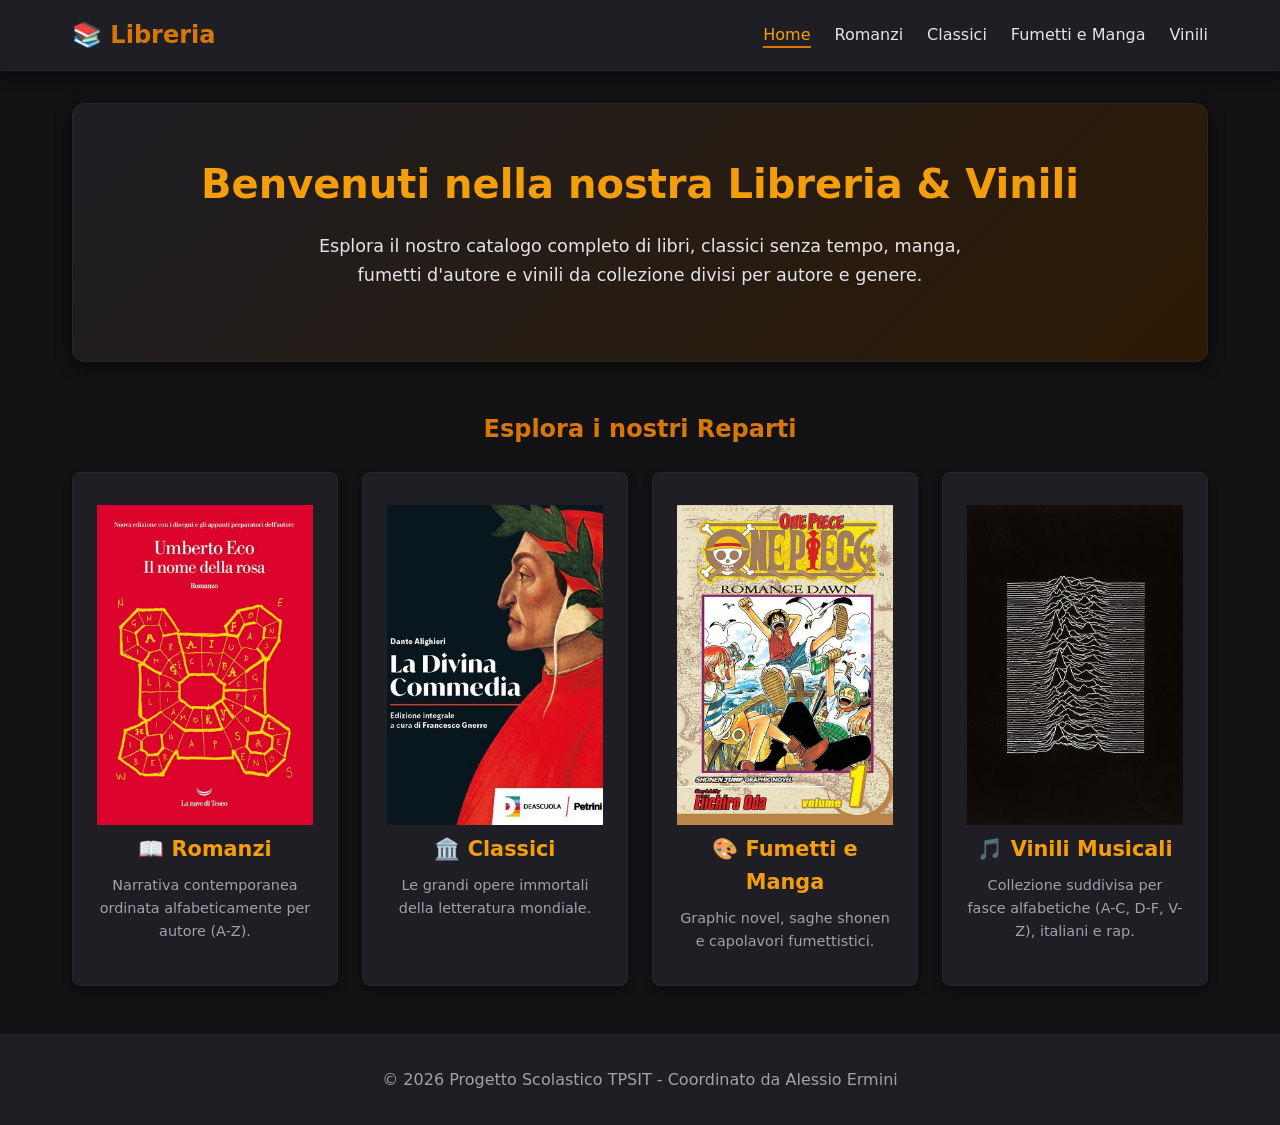
<file: index.html>
<!DOCTYPE html>
<html lang="it">
<head>
    <meta charset="UTF-8">
    <meta name="viewport" content="width=device-width, initial-scale=1.0">
    <title>Libreria - Home</title>
    <link rel="stylesheet" href="style.css">
</head>
<body>

    <header>
        <div class="nav-container">
            <a href="index.html" class="logo">📚 Libreria</a>
            <ul class="nav-links">
                <li><a href="index.html" class="active">Home</a></li>
                <li><a href="romanzi.html">Romanzi</a></li>
                <li><a href="classici.html">Classici</a></li>
                <li><a href="fumetti.html">Fumetti e Manga</a></li>
                <li><a href="vinili.html">Vinili</a></li>
            </ul>
        </div>
    </header>

    <main>
        <section class="hero">
            <h1>Benvenuti nella nostra Libreria & Vinili</h1>
            <p>Esplora il nostro catalogo completo di libri, classici senza tempo, manga, fumetti d'autore e vinili da collezione divisi per autore e genere.</p>
        </section>

        <h2 style="color: var(--accent-color); margin-bottom: 1.5rem; text-align: center;">Esplora i nostri Reparti</h2>

        <div class="home-categories">
            <a href="romanzi.html" class="category-card">
                <img src="img/umberto.jpg" alt="Il nome della rosa" class="card-img">
                <h3>📖 Romanzi</h3>
                <p>Narrativa contemporanea ordinata alfabeticamente per autore (A-Z).</p>
            </a>
            <a href="classici.html" class="category-card">
                <img src="img/dante2.jpg" alt="Divina Commedia" class="card-img">
                <h3>🏛️ Classici</h3>
                <p>Le grandi opere immortali della letteratura mondiale.</p>
            </a>
            <a href="fumetti.html" class="category-card">
                <img src="img/ONEPIECE.jpg" alt="One Piece Vol. 1" class="card-img">
                <h3>🎨 Fumetti e Manga</h3>
                <p>Graphic novel, saghe shonen e capolavori fumettistici.</p>
            </a>
            <a href="vinili.html" class="category-card">
                <img src="img/unknown.jpg" alt="Vinili Musicali" class="card-img">
                <h3>🎵 Vinili Musicali</h3>
                <p>Collezione suddivisa per fasce alfabetiche (A-C, D-F, V-Z), italiani e rap.</p>
            </a>
        </div>
    </main>

    <footer>
        <p>&copy; 2026 Progetto Scolastico TPSIT - Coordinato da Alessio Ermini</p>
    </footer>

</body>
</html>
</file>
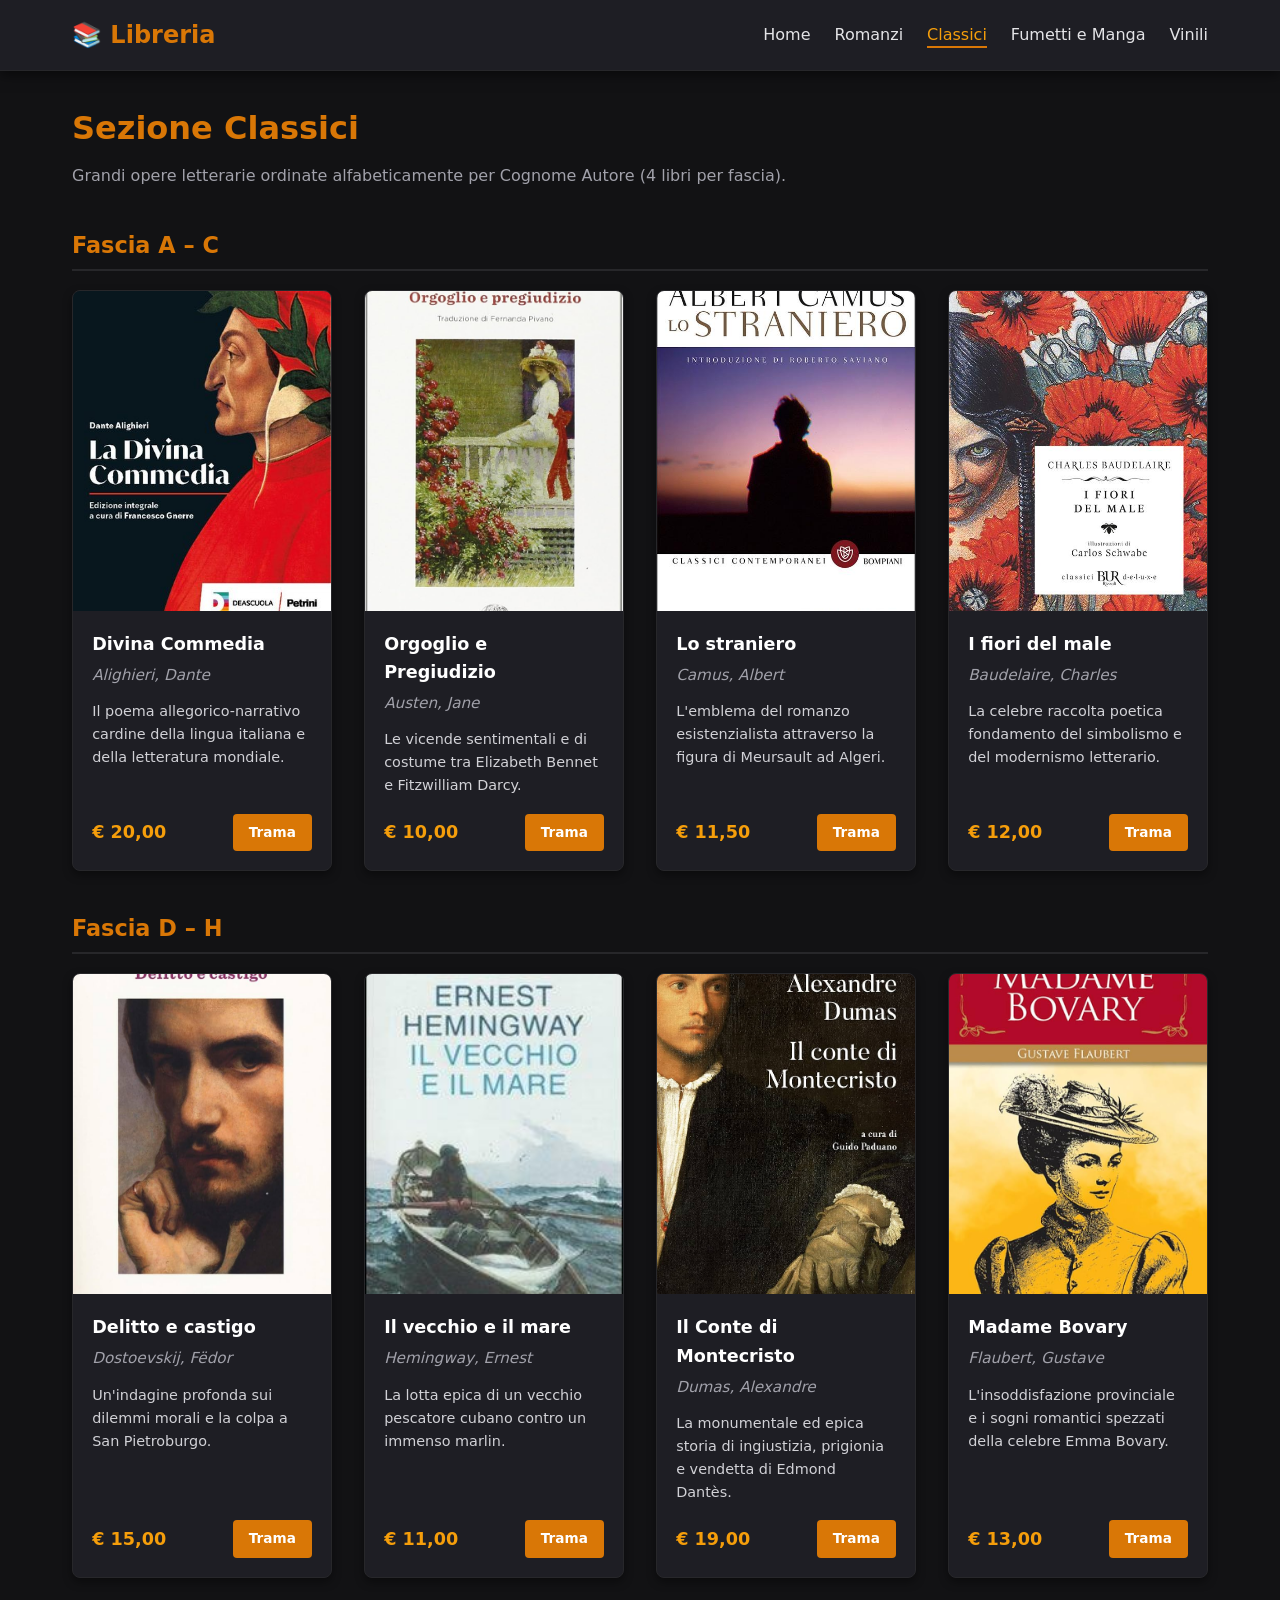
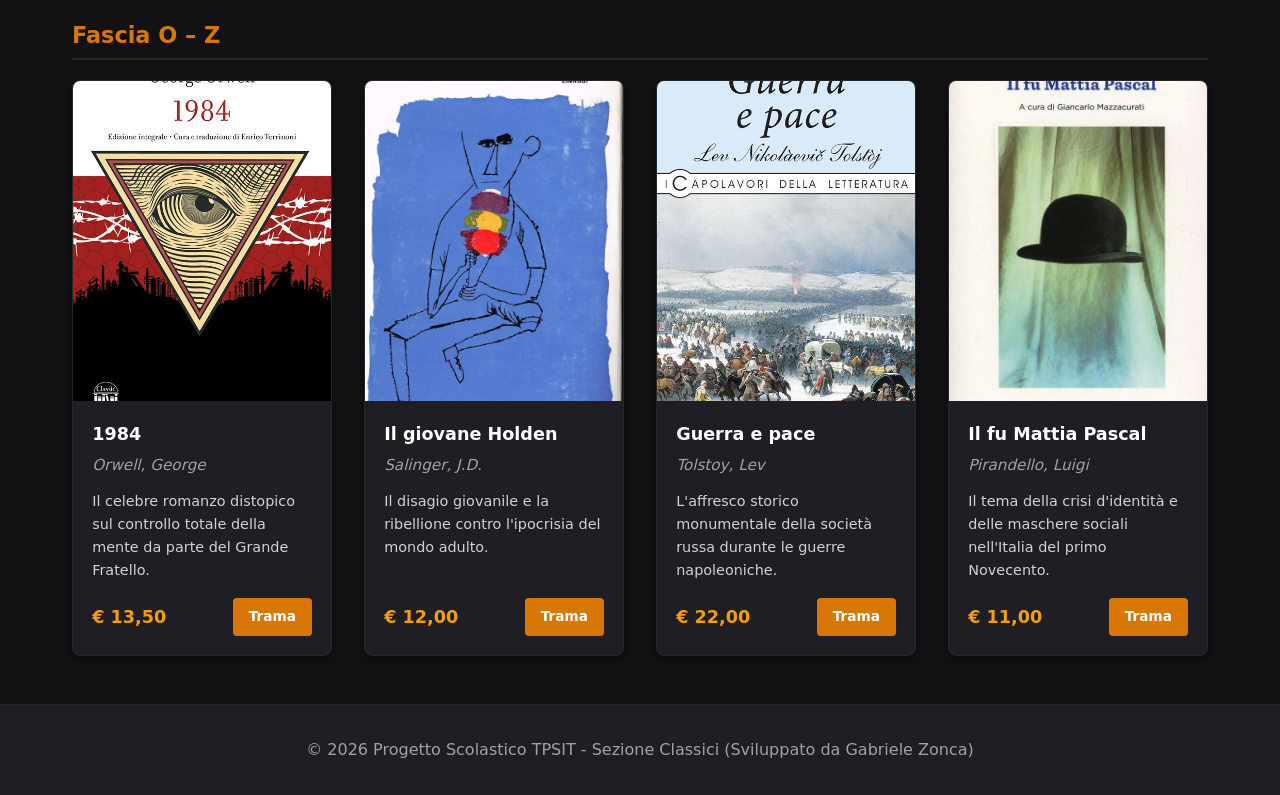
<file: classici.html>
<!DOCTYPE html>
<html lang="it">
<head>
    <meta charset="UTF-8">
    <meta name="viewport" content="width=device-width, initial-scale=1.0">
    <title>Libreria - Classici</title>
    <link rel="stylesheet" href="style.css">
</head>
<body>

    <header>
        <div class="nav-container">
            <a href="index.html" class="logo">📚 Libreria</a>
            <ul class="nav-links">
                <li><a href="index.html">Home</a></li>
                <li><a href="romanzi.html">Romanzi</a></li>
                <li><a href="classici.html" class="active">Classici</a></li>
                <li><a href="fumetti.html">Fumetti e Manga</a></li>
                <li><a href="vinili.html">Vinili</a></li>
            </ul>
        </div>
    </header>

    <main>
        <h1 class="section-title">Sezione Classici</h1>
        <p class="section-subtitle">Grandi opere letterarie ordinate alfabeticamente per Cognome Autore (4 libri per fascia).</p>

        <!-- FASCIA A – C (4 ESEMPI) -->
        <h2 class="group-title">Fascia A – C</h2>
        <div class="catalog-grid">
            <div class="card">
                <img src="img/dante2.jpg" alt="Divina Commedia" class="card-img">
                <div class="card-content">
                    <h2 class="card-title">Divina Commedia</h2>
                    <p class="card-author">Alighieri, Dante</p>
                    <p class="card-desc">Il poema allegorico-narrativo cardine della lingua italiana e della letteratura mondiale.</p>
                    <div class="card-footer">
                        <span class="price">€ 20,00</span>
                        <a href="dettaglio-dante.html" class="btn-detail">Trama</a>
                    </div>
                </div>
            </div>

            <div class="card">
                <img src="img/jane.jpg" alt="Orgoglio e Pregiudizio" class="card-img">
                <div class="card-content">
                    <h2 class="card-title">Orgoglio e Pregiudizio</h2>
                    <p class="card-author">Austen, Jane</p>
                    <p class="card-desc">Le vicende sentimentali e di costume tra Elizabeth Bennet e Fitzwilliam Darcy.</p>
                    <div class="card-footer">
                        <span class="price">€ 10,00</span>
                        <a href="dettaglio-austen.html" class="btn-detail">Trama</a>
                    </div>
                </div>
            </div>

            <div class="card">
                <img src="img/straniero.jpg" alt="Lo straniero" class="card-img">
                <div class="card-content">
                    <h2 class="card-title">Lo straniero</h2>
                    <p class="card-author">Camus, Albert</p>
                    <p class="card-desc">L'emblema del romanzo esistenzialista attraverso la figura di Meursault ad Algeri.</p>
                    <div class="card-footer">
                        <span class="price">€ 11,50</span>
                        <a href="dettaglio-camus.html" class="btn-detail">Trama</a>
                    </div>
                </div>
            </div>

            <div class="card">
                <img src="img/fiori.jpg" alt="I fiori del male" class="card-img">
                <div class="card-content">
                    <h2 class="card-title">I fiori del male</h2>
                    <p class="card-author">Baudelaire, Charles</p>
                    <p class="card-desc">La celebre raccolta poetica fondamento del simbolismo e del modernismo letterario.</p>
                    <div class="card-footer">
                        <span class="price">€ 12,00</span>
                        <a href="#dettagli" class="btn-detail">Trama</a>
                    </div>
                </div>
            </div>
        </div>

        <!-- FASCIA D – H (4 ESEMPI) -->
        <h2 class="group-title">Fascia D – H</h2>
        <div class="catalog-grid">
            <div class="card">
                <img src="img/castigo.jpg" alt="Delitto e castigo" class="card-img">
                <div class="card-content">
                    <h2 class="card-title">Delitto e castigo</h2>
                    <p class="card-author">Dostoevskij, Fëdor</p>
                    <p class="card-desc">Un'indagine profonda sui dilemmi morali e la colpa a San Pietroburgo.</p>
                    <div class="card-footer">
                        <span class="price">€ 15,00</span>
                        <a href="dettaglio-dostoevskij.html" class="btn-detail">Trama</a>
                    </div>
                </div>
            </div>

            <div class="card">
                <img src="img/mare2.jpg" alt="Il vecchio e il mare" class="card-img">
                <div class="card-content">
                    <h2 class="card-title">Il vecchio e il mare</h2>
                    <p class="card-author">Hemingway, Ernest</p>
                    <p class="card-desc">La lotta epica di un vecchio pescatore cubano contro un immenso marlin.</p>
                    <div class="card-footer">
                        <span class="price">€ 11,00</span>
                        <a href="dettaglio-hemingway.html" class="btn-detail">Trama</a>
                    </div>
                </div>
            </div>

            <div class="card">
                <img src="img/conte.jpg" alt="Il Conte di Montecristo" class="card-img">
                <div class="card-content">
                    <h2 class="card-title">Il Conte di Montecristo</h2>
                    <p class="card-author">Dumas, Alexandre</p>
                    <p class="card-desc">La monumentale ed epica storia di ingiustizia, prigionia e vendetta di Edmond Dantès.</p>
                    <div class="card-footer">
                        <span class="price">€ 19,00</span>
                        <a href="#dettagli" class="btn-detail">Trama</a>
                    </div>
                </div>
            </div>

            <div class="card">
                <img src="img/madame.jpg" alt="Madame Bovary" class="card-img">
                <div class="card-content">
                    <h2 class="card-title">Madame Bovary</h2>
                    <p class="card-author">Flaubert, Gustave</p>
                    <p class="card-desc">L'insoddisfazione provinciale e i sogni romantici spezzati della celebre Emma Bovary.</p>
                    <div class="card-footer">
                        <span class="price">€ 13,00</span>
                        <a href="#dettagli" class="btn-detail">Trama</a>
                    </div>
                </div>
            </div>
        </div>

        <!-- FASCIA O – Z (4 ESEMPI) -->
        <h2 class="group-title">Fascia O – Z</h2>
        <div class="catalog-grid">
            <div class="card">
                <img src="img/orwell.jpg" alt="1984" class="card-img">
                <div class="card-content">
                    <h2 class="card-title">1984</h2>
                    <p class="card-author">Orwell, George</p>
                    <p class="card-desc">Il celebre romanzo distopico sul controllo totale della mente da parte del Grande Fratello.</p>
                    <div class="card-footer">
                        <span class="price">€ 13,50</span>
                        <a href="dettaglio-orwell.html" class="btn-detail">Trama</a>
                    </div>
                </div>
            </div>

            <div class="card">
                <img src="img/holden.jpg" alt="Il giovane Holden" class="card-img">
                <div class="card-content">
                    <h2 class="card-title">Il giovane Holden</h2>
                    <p class="card-author">Salinger, J.D.</p>
                    <p class="card-desc">Il disagio giovanile e la ribellione contro l'ipocrisia del mondo adulto.</p>
                    <div class="card-footer">
                        <span class="price">€ 12,00</span>
                        <a href="dettaglio-salinger.html" class="btn-detail">Trama</a>
                    </div>
                </div>
            </div>

            <div class="card">
                <img src="img/tolstoj.jpg" alt="Guerra e pace" class="card-img">
                <div class="card-content">
                    <h2 class="card-title">Guerra e pace</h2>
                    <p class="card-author">Tolstoy, Lev</p>
                    <p class="card-desc">L'affresco storico monumentale della società russa durante le guerre napoleoniche.</p>
                    <div class="card-footer">
                        <span class="price">€ 22,00</span>
                        <a href="dettaglio-tolstoy.html" class="btn-detail">Trama</a>
                    </div>
                </div>
            </div>

            <div class="card">
                <img src="img/mattia.jpg" alt="Il fu Mattia Pascal" class="card-img">
                <div class="card-content">
                    <h2 class="card-title">Il fu Mattia Pascal</h2>
                    <p class="card-author">Pirandello, Luigi</p>
                    <p class="card-desc">Il tema della crisi d'identità e delle maschere sociali nell'Italia del primo Novecento.</p>
                    <div class="card-footer">
                        <span class="price">€ 11,00</span>
                        <a href="#dettagli" class="btn-detail">Trama</a>
                    </div>
                </div>
            </div>
        </div>
    </main>

    <footer>
        <p>&copy; 2026 Progetto Scolastico TPSIT - Sezione Classici (Sviluppato da Gabriele Zonca)</p>
    </footer>

</body>
</html>
</file>
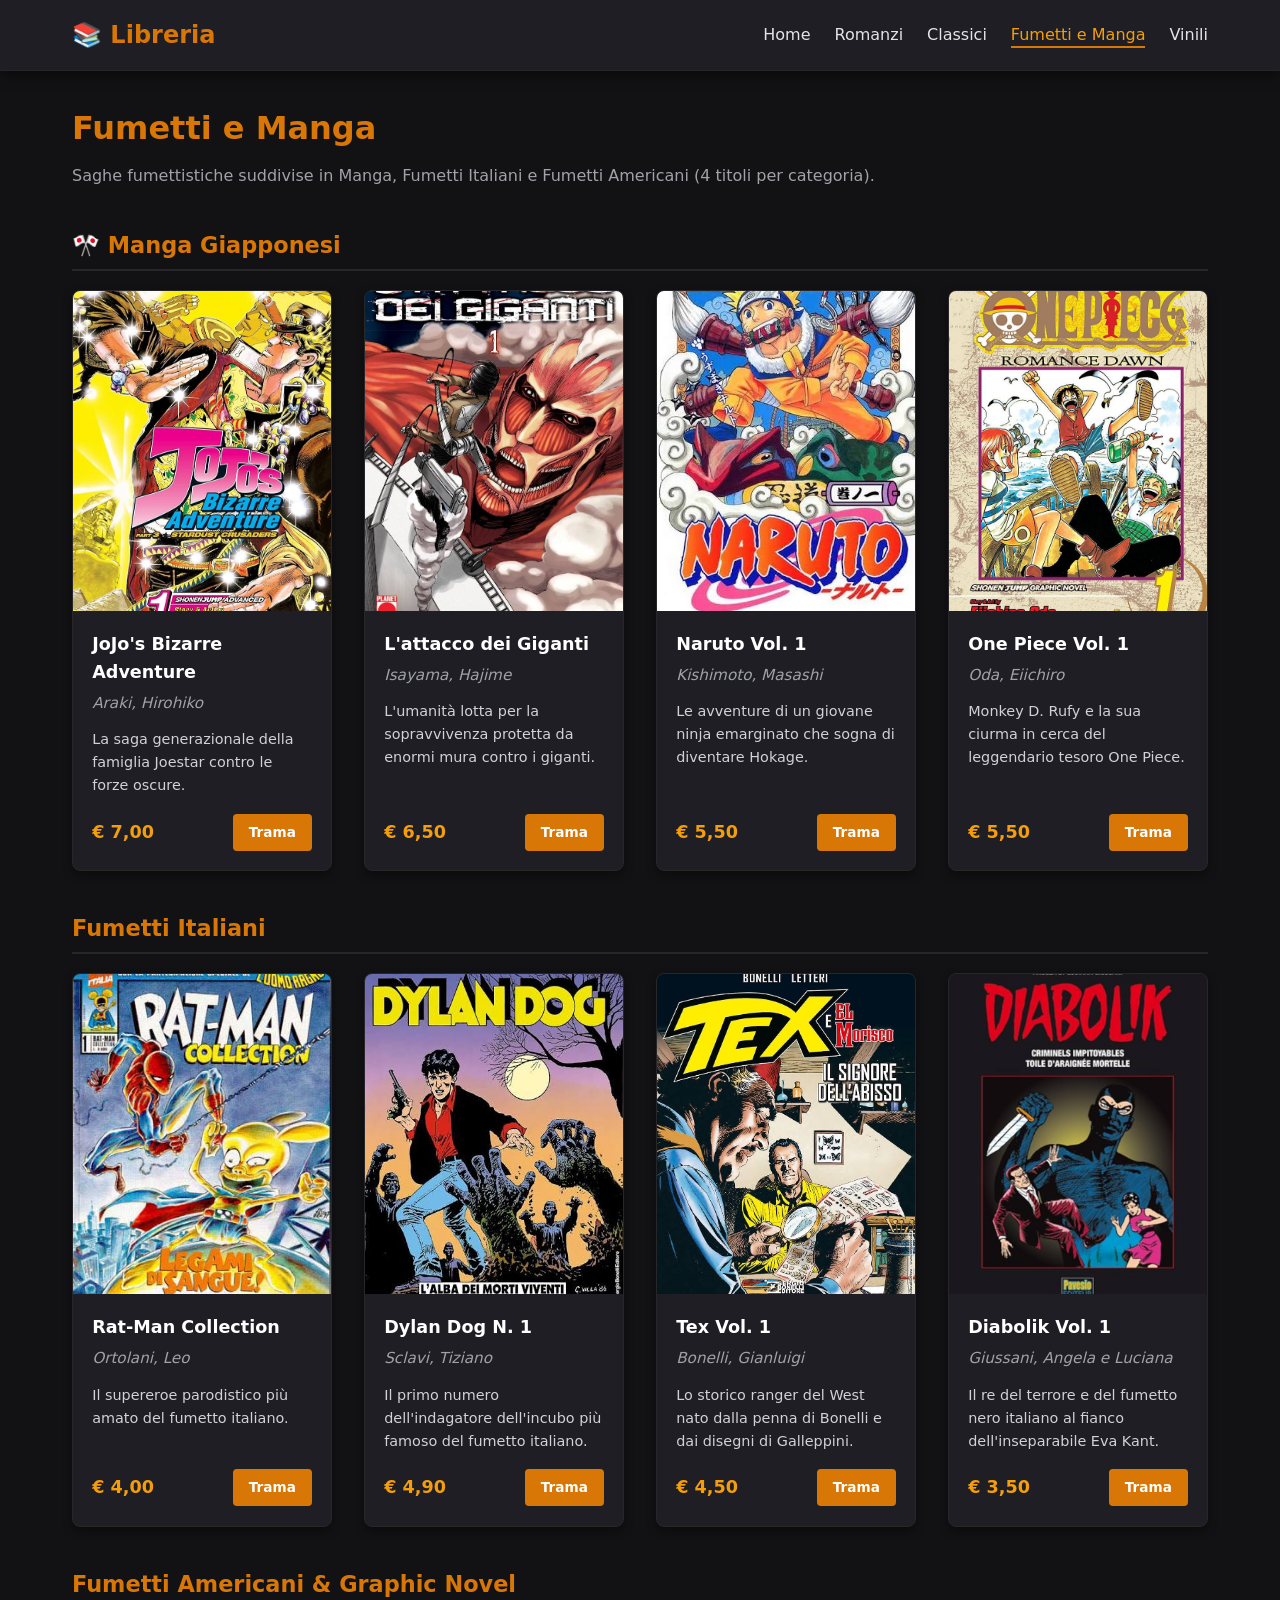
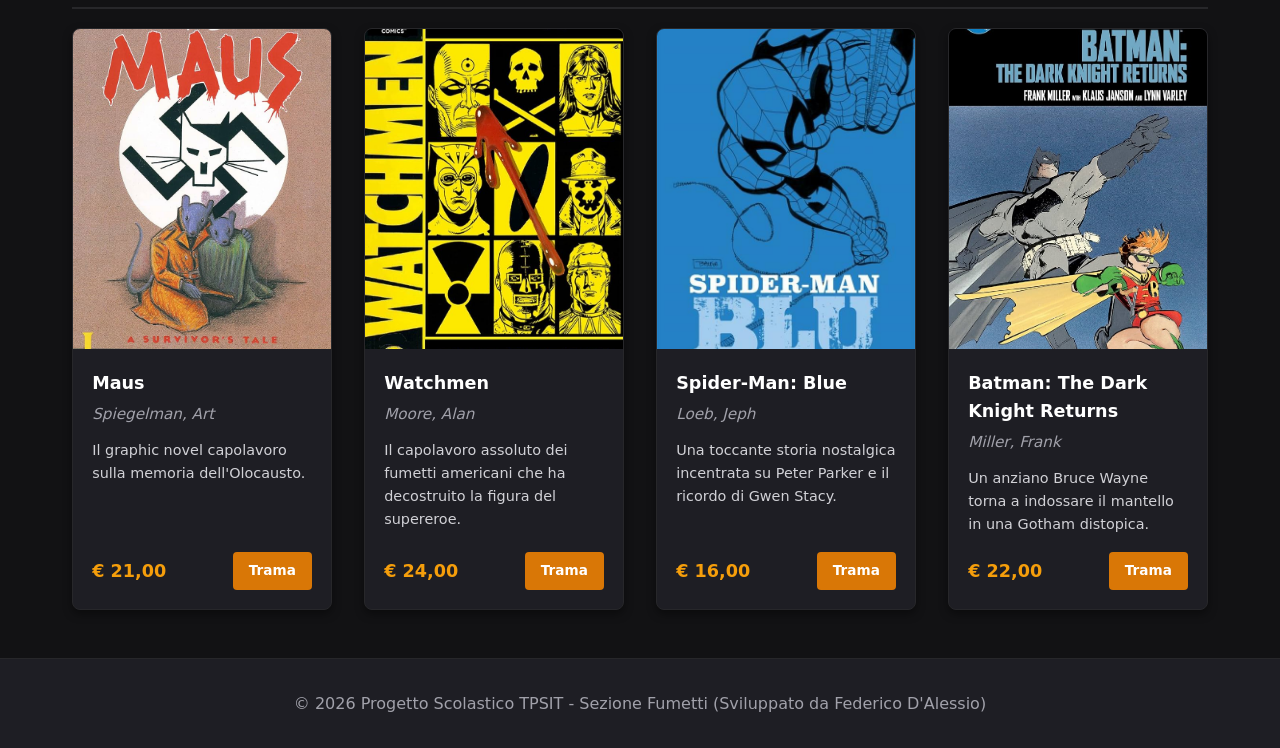
<file: fumetti.html>
<!DOCTYPE html>
<html lang="it">
<head>
    <meta charset="UTF-8">
    <meta name="viewport" content="width=device-width, initial-scale=1.0">
    <title>Libreria - Fumetti e Manga</title>
    <link rel="stylesheet" href="style.css">
</head>
<body>

    <header>
        <div class="nav-container">
            <a href="index.html" class="logo">📚 Libreria</a>
            <ul class="nav-links">
                <li><a href="index.html">Home</a></li>
                <li><a href="romanzi.html">Romanzi</a></li>
                <li><a href="classici.html">Classici</a></li>
                <li><a href="fumetti.html" class="active">Fumetti e Manga</a></li>
                <li><a href="vinili.html">Vinili</a></li>
            </ul>
        </div>
    </header>

    <main>
        <h1 class="section-title">Fumetti e Manga</h1>
        <p class="section-subtitle">Saghe fumettistiche suddivise in Manga, Fumetti Italiani e Fumetti Americani (4 titoli per categoria).</p>

        <!-- MANGA (4 ESEMPI) -->
        <h2 class="group-title">🎌 Manga Giapponesi</h2>
        <div class="catalog-grid">
            <div class="card">
                <img src="img/jojo.jpg" alt="JoJo's Bizarre Adventure" class="card-img">
                <div class="card-content">
                    <h2 class="card-title">JoJo's Bizarre Adventure</h2>
                    <p class="card-author">Araki, Hirohiko</p>
                    <p class="card-desc">La saga generazionale della famiglia Joestar contro le forze oscure.</p>
                    <div class="card-footer">
                        <span class="price">€ 7,00</span>
                        <a href="#dettagli" class="btn-detail">Trama</a>
                    </div>
                </div>
            </div>

            <div class="card">
                <img src="img/attack.jpg" alt="L'attacco dei Giganti" class="card-img">
                <div class="card-content">
                    <h2 class="card-title">L'attacco dei Giganti</h2>
                    <p class="card-author">Isayama, Hajime</p>
                    <p class="card-desc">L'umanità lotta per la sopravvivenza protetta da enormi mura contro i giganti.</p>
                    <div class="card-footer">
                        <span class="price">€ 6,50</span>
                        <a href="#dettagli" class="btn-detail">Trama</a>
                    </div>
                </div>
            </div>

            <div class="card">
                <img src="img/naruto.jpg" alt="Naruto Vol. 1" class="card-img">
                <div class="card-content">
                    <h2 class="card-title">Naruto Vol. 1</h2>
                    <p class="card-author">Kishimoto, Masashi</p>
                    <p class="card-desc">Le avventure di un giovane ninja emarginato che sogna di diventare Hokage.</p>
                    <div class="card-footer">
                        <span class="price">€ 5,50</span>
                        <a href="#dettagli" class="btn-detail">Trama</a>
                    </div>
                </div>
            </div>

            <div class="card">
                <img src="img/ONEPIECE.jpg" alt="One Piece Vol. 1" class="card-img">
                <div class="card-content">
                    <h2 class="card-title">One Piece Vol. 1</h2>
                    <p class="card-author">Oda, Eiichiro</p>
                    <p class="card-desc">Monkey D. Rufy e la sua ciurma in cerca del leggendario tesoro One Piece.</p>
                    <div class="card-footer">
                        <span class="price">€ 5,50</span>
                        <a href="#dettagli" class="btn-detail">Trama</a>
                    </div>
                </div>
            </div>
        </div>

        <!-- FUMETTI ITALIANI (4 ESEMPI) -->
        <h2 class="group-title">Fumetti Italiani</h2>
        <div class="catalog-grid">
            <div class="card">
                <img src="img/rat.jpg" alt="Rat-Man Collection" class="card-img">
                <div class="card-content">
                    <h2 class="card-title">Rat-Man Collection</h2>
                    <p class="card-author">Ortolani, Leo</p>
                    <p class="card-desc">Il supereroe parodistico più amato del fumetto italiano.</p>
                    <div class="card-footer">
                        <span class="price">€ 4,00</span>
                        <a href="#dettagli" class="btn-detail">Trama</a>
                    </div>
                </div>
            </div>

            <div class="card">
                <img src="img/dylan.jpg" alt="Dylan Dog" class="card-img">
                <div class="card-content">
                    <h2 class="card-title">Dylan Dog N. 1</h2>
                    <p class="card-author">Sclavi, Tiziano</p>
                    <p class="card-desc">Il primo numero dell'indagatore dell'incubo più famoso del fumetto italiano.</p>
                    <div class="card-footer">
                        <span class="price">€ 4,90</span>
                        <a href="#dettagli" class="btn-detail">Trama</a>
                    </div>
                </div>
            </div>

            <div class="card">
                <img src="img/tex.jpg" alt="Tex" class="card-img">
                <div class="card-content">
                    <h2 class="card-title">Tex Vol. 1</h2>
                    <p class="card-author">Bonelli, Gianluigi</p>
                    <p class="card-desc">Lo storico ranger del West nato dalla penna di Bonelli e dai disegni di Galleppini.</p>
                    <div class="card-footer">
                        <span class="price">€ 4,50</span>
                        <a href="#dettagli" class="btn-detail">Trama</a>
                    </div>
                </div>
            </div>

            <div class="card">
                <img src="img/diabolik.jpg" alt="Diabolik" class="card-img">
                <div class="card-content">
                    <h2 class="card-title">Diabolik Vol. 1</h2>
                    <p class="card-author">Giussani, Angela e Luciana</p>
                    <p class="card-desc">Il re del terrore e del fumetto nero italiano al fianco dell'inseparabile Eva Kant.</p>
                    <div class="card-footer">
                        <span class="price">€ 3,50</span>
                        <a href="#dettagli" class="btn-detail">Trama</a>
                    </div>
                </div>
            </div>
        </div>

        <!-- FUMETTI AMERICANI / GRAPHIC NOVEL (4 ESEMPI) -->
        <h2 class="group-title">Fumetti Americani & Graphic Novel</h2>
        <div class="catalog-grid">
            <div class="card">
                <img src="img/maus.jpg" alt="Maus" class="card-img">
                <div class="card-content">
                    <h2 class="card-title">Maus</h2>
                    <p class="card-author">Spiegelman, Art</p>
                    <p class="card-desc">Il graphic novel capolavoro sulla memoria dell'Olocausto.</p>
                    <div class="card-footer">
                        <span class="price">€ 21,00</span>
                        <a href="#dettagli" class="btn-detail">Trama</a>
                    </div>
                </div>
            </div>

            <div class="card">
                <img src="img/alan.jpg" alt="Watchmen" class="card-img">
                <div class="card-content">
                    <h2 class="card-title">Watchmen</h2>
                    <p class="card-author">Moore, Alan</p>
                    <p class="card-desc">Il capolavoro assoluto dei fumetti americani che ha decostruito la figura del supereroe.</p>
                    <div class="card-footer">
                        <span class="price">€ 24,00</span>
                        <a href="#dettagli" class="btn-detail">Trama</a>
                    </div>
                </div>
            </div>

            <div class="card">
                <img src="img/spider.jpg" alt="Spider-Man" class="card-img">
                <div class="card-content">
                    <h2 class="card-title">Spider-Man: Blue</h2>
                    <p class="card-author">Loeb, Jeph</p>
                    <p class="card-desc">Una toccante storia nostalgica incentrata su Peter Parker e il ricordo di Gwen Stacy.</p>
                    <div class="card-footer">
                        <span class="price">€ 16,00</span>
                        <a href="#dettagli" class="btn-detail">Trama</a>
                    </div>
                </div>
            </div>

            <div class="card">
                <img src="img/batman.jpg" alt="Batman: Il ritorno del Cavaliere Oscuro" class="card-img">
                <div class="card-content">
                    <h2 class="card-title">Batman: The Dark Knight Returns</h2>
                    <p class="card-author">Miller, Frank</p>
                    <p class="card-desc">Un anziano Bruce Wayne torna a indossare il mantello in una Gotham distopica.</p>
                    <div class="card-footer">
                        <span class="price">€ 22,00</span>
                        <a href="#dettagli" class="btn-detail">Trama</a>
                    </div>
                </div>
            </div>
        </div>
    </main>

    <footer>
        <p>&copy; 2026 Progetto Scolastico TPSIT - Sezione Fumetti (Sviluppato da Federico D'Alessio)</p>
    </footer>

</body>
</html>
</file>
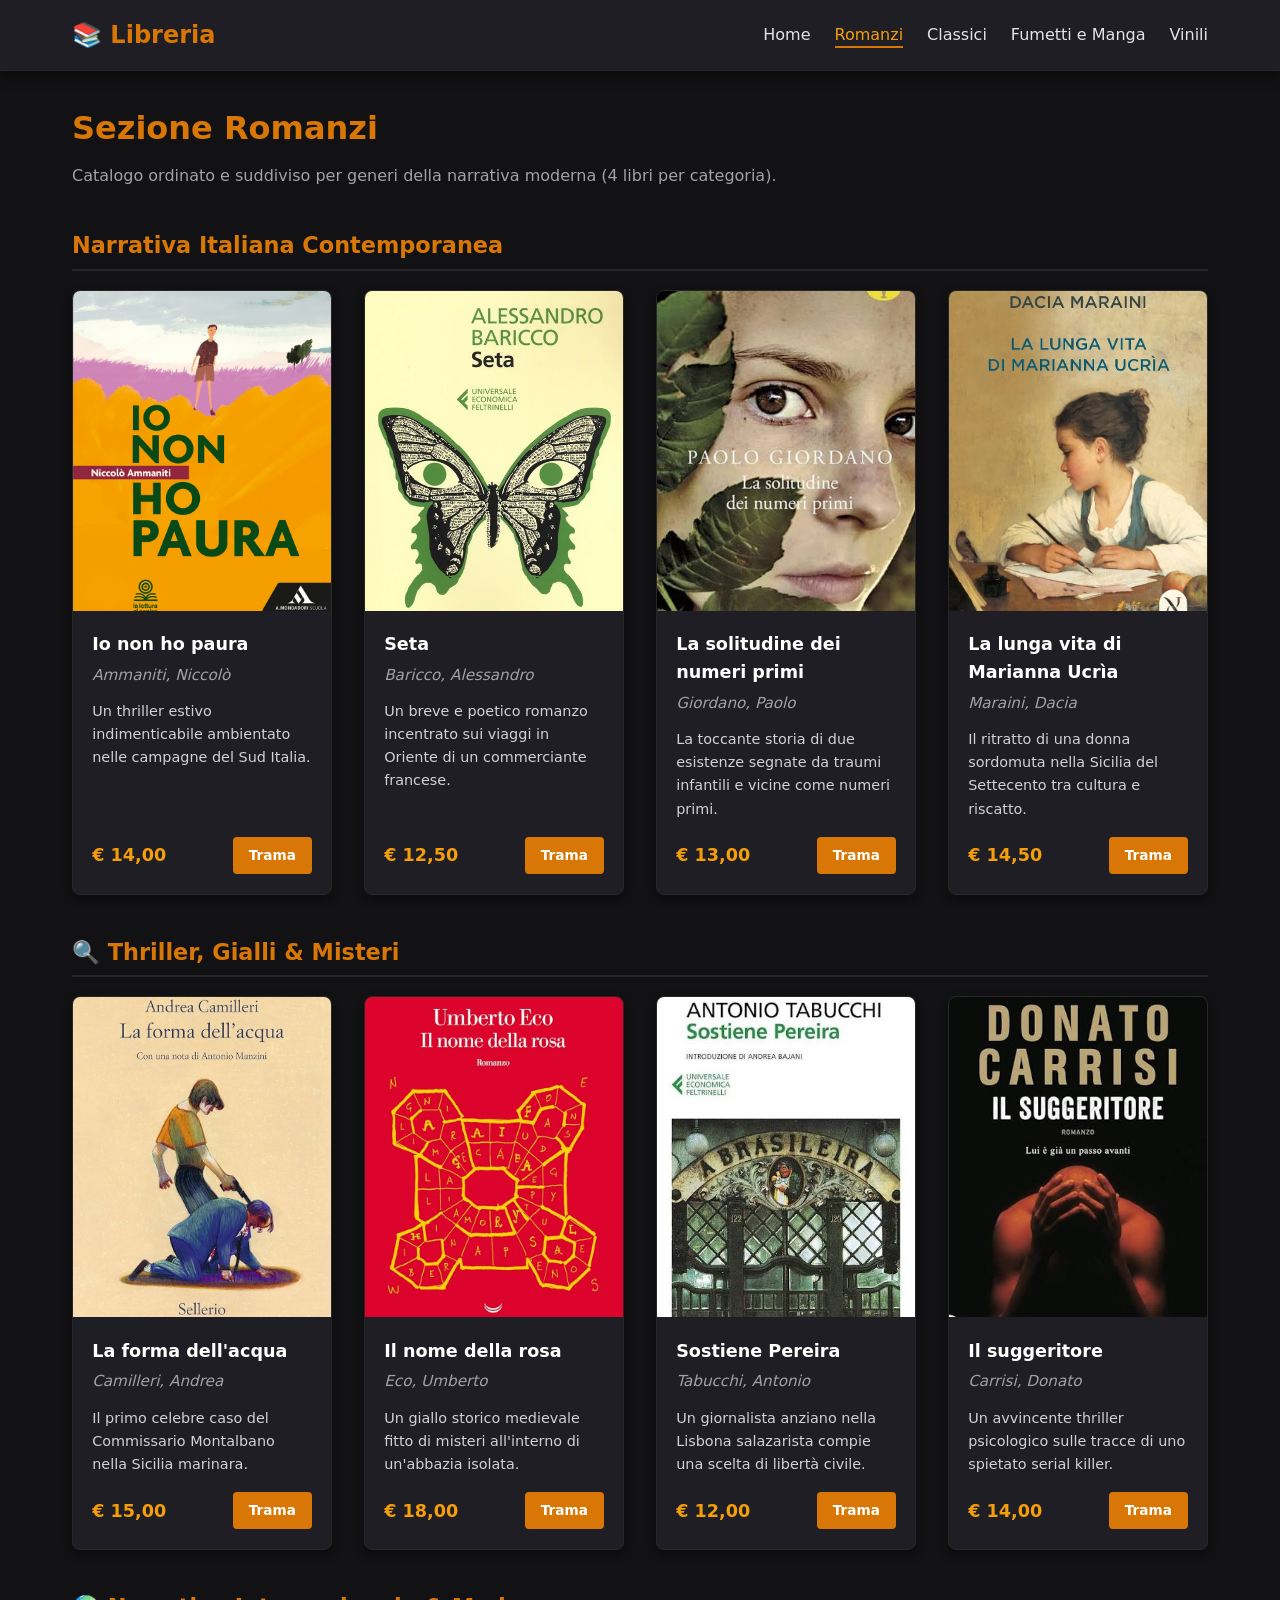
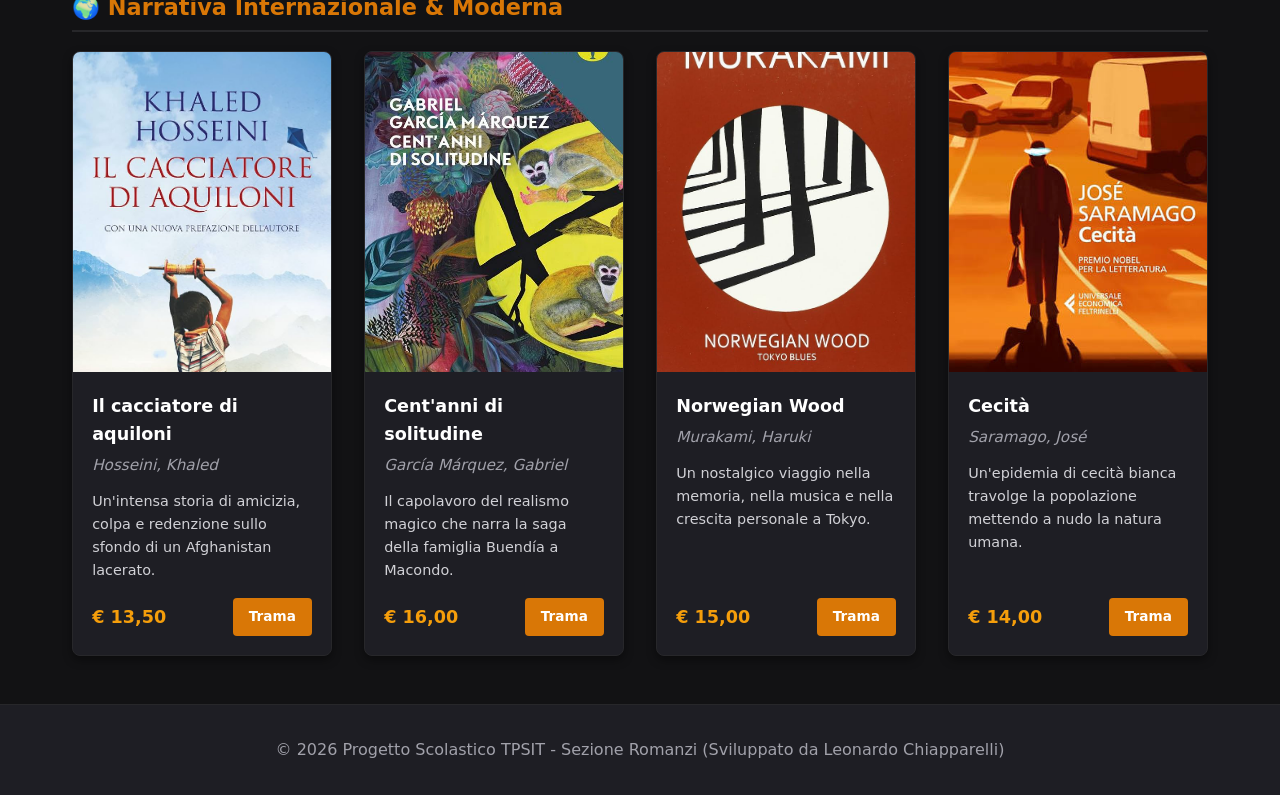
<file: romanzi.html>
<!DOCTYPE html>
<html lang="it">
<head>
    <meta charset="UTF-8">
    <meta name="viewport" content="width=device-width, initial-scale=1.0">
    <title>Libreria - Romanzi</title>
    <link rel="stylesheet" href="style.css">
</head>
<body>

    <header>
        <div class="nav-container">
            <a href="index.html" class="logo">📚 Libreria</a>
            <ul class="nav-links">
                <li><a href="index.html">Home</a></li>
                <li><a href="romanzi.html" class="active">Romanzi</a></li>
                <li><a href="classici.html">Classici</a></li>
                <li><a href="fumetti.html">Fumetti e Manga</a></li>
                <li><a href="vinili.html">Vinili</a></li>
            </ul>
        </div>
    </header>

    <main>
        <h1 class="section-title">Sezione Romanzi</h1>
        <p class="section-subtitle">Catalogo ordinato e suddiviso per generi della narrativa moderna (4 libri per categoria).</p>

        
        <h2 class="group-title">Narrativa Italiana Contemporanea</h2>
        <div class="catalog-grid">
            <div class="card">
                <img src="img/NICCOLO.jpg" alt="Io non ho paura" class="card-img">
                <div class="card-content">
                    <h2 class="card-title">Io non ho paura</h2>
                    <p class="card-author">Ammaniti, Niccolò</p>
                    <p class="card-desc">Un thriller estivo indimenticabile ambientato nelle campagne del Sud Italia.</p>
                    <div class="card-footer">
                        <span class="price">€ 14,00</span>
                        <a href="#dettagli" class="btn-detail">Trama</a>
                    </div>
                </div>
            </div>

            <div class="card">
                <img src="img/BARICCO.jpg" alt="Seta" class="card-img">
                <div class="card-content">
                    <h2 class="card-title">Seta</h2>
                    <p class="card-author">Baricco, Alessandro</p>
                    <p class="card-desc">Un breve e poetico romanzo incentrato sui viaggi in Oriente di un commerciante francese.</p>
                    <div class="card-footer">
                        <span class="price">€ 12,50</span>
                        <a href="#dettagli" class="btn-detail">Trama</a>
                    </div>
                </div>
            </div>

            <div class="card">
                <img src="img/PAOLO.jpg" alt="La solitudine dei numeri primi" class="card-img">
                <div class="card-content">
                    <h2 class="card-title">La solitudine dei numeri primi</h2>
                    <p class="card-author">Giordano, Paolo</p>
                    <p class="card-desc">La toccante storia di due esistenze segnate da traumi infantili e vicine come numeri primi.</p>
                    <div class="card-footer">
                        <span class="price">€ 13,00</span>
                        <a href="#dettagli" class="btn-detail">Trama</a>
                    </div>
                </div>
            </div>

            <div class="card">
                <img src="img/DACIA.jpg" alt="La lunga vita di Marianna Ucrìa" class="card-img">
                <div class="card-content">
                    <h2 class="card-title">La lunga vita di Marianna Ucrìa</h2>
                    <p class="card-author">Maraini, Dacia</p>
                    <p class="card-desc">Il ritratto di una donna sordomuta nella Sicilia del Settecento tra cultura e riscatto.</p>
                    <div class="card-footer">
                        <span class="price">€ 14,50</span>
                        <a href="#dettagli" class="btn-detail">Trama</a>
                    </div>
                </div>
            </div>
        </div>

        <h2 class="group-title">🔍 Thriller, Gialli & Misteri</h2>
        <div class="catalog-grid">
            <div class="card">
                <img src="img/FORMA.jpg" alt="La forma dell'acqua" class="card-img">
                <div class="card-content">
                    <h2 class="card-title">La forma dell'acqua</h2>
                    <p class="card-author">Camilleri, Andrea</p>
                    <p class="card-desc">Il primo celebre caso del Commissario Montalbano nella Sicilia marinara.</p>
                    <div class="card-footer">
                        <span class="price">€ 15,00</span>
                        <a href="#dettagli" class="btn-detail">Trama</a>
                    </div>
                </div>
            </div>

            <div class="card">
                <img src="img/umberto.jpg" alt="Il nome della rosa" class="card-img">
                <div class="card-content">
                    <h2 class="card-title">Il nome della rosa</h2>
                    <p class="card-author">Eco, Umberto</p>
                    <p class="card-desc">Un giallo storico medievale fitto di misteri all'interno di un'abbazia isolata.</p>
                    <div class="card-footer">
                        <span class="price">€ 18,00</span>
                        <a href="#dettagli" class="btn-detail">Trama</a>
                    </div>
                </div>
            </div>

            <div class="card">
                <img src="img/antonio.jpg" alt="Sostiene Pereira" class="card-img">
                <div class="card-content">
                    <h2 class="card-title">Sostiene Pereira</h2>
                    <p class="card-author">Tabucchi, Antonio</p>
                    <p class="card-desc">Un giornalista anziano nella Lisbona salazarista compie una scelta di libertà civile.</p>
                    <div class="card-footer">
                        <span class="price">€ 12,00</span>
                        <a href="#dettagli" class="btn-detail">Trama</a>
                    </div>
                </div>
            </div>

            <div class="card">
                <img src="img/donato.jpg" alt="Il suggeritore" class="card-img">
                <div class="card-content">
                    <h2 class="card-title">Il suggeritore</h2>
                    <p class="card-author">Carrisi, Donato</p>
                    <p class="card-desc">Un avvincente thriller psicologico sulle tracce di uno spietato serial killer.</p>
                    <div class="card-footer">
                        <span class="price">€ 14,00</span>
                        <a href="#dettagli" class="btn-detail">Trama</a>
                    </div>
                </div>
            </div>
        </div>

        <h2 class="group-title">🌍 Narrativa Internazionale & Moderna</h2>
        <div class="catalog-grid">
            <div class="card">
                <img src="img/caccia.jpg" alt="Il cacciatore di aquiloni" class="card-img">
                <div class="card-content">
                    <h2 class="card-title">Il cacciatore di aquiloni</h2>
                    <p class="card-author">Hosseini, Khaled</p>
                    <p class="card-desc">Un'intensa storia di amicizia, colpa e redenzione sullo sfondo di un Afghanistan lacerato.</p>
                    <div class="card-footer">
                        <span class="price">€ 13,50</span>
                        <a href="#dettagli" class="btn-detail">Trama</a>
                    </div>
                </div>
            </div>

            <div class="card">
                <img src="img/solitudine.jpg" alt="Cent'anni di solitudine" class="card-img">
                <div class="card-content">
                    <h2 class="card-title">Cent'anni di solitudine</h2>
                    <p class="card-author">García Márquez, Gabriel</p>
                    <p class="card-desc">Il capolavoro del realismo magico che narra la saga della famiglia Buendía a Macondo.</p>
                    <div class="card-footer">
                        <span class="price">€ 16,00</span>
                        <a href="#dettagli" class="btn-detail">Trama</a>
                    </div>
                </div>
            </div>

            <div class="card">
                <img src="img/tokyo.jpg" alt="Norwegian Wood" class="card-img">
                <div class="card-content">
                    <h2 class="card-title">Norwegian Wood</h2>
                    <p class="card-author">Murakami, Haruki</p>
                    <p class="card-desc">Un nostalgico viaggio nella memoria, nella musica e nella crescita personale a Tokyo.</p>
                    <div class="card-footer">
                        <span class="price">€ 15,00</span>
                        <a href="#dettagli" class="btn-detail">Trama</a>
                    </div>
                </div>
            </div>

            <div class="card">
                <img src="img/ceci.jpg" alt="Cecità" class="card-img">
                <div class="card-content">
                    <h2 class="card-title">Cecità</h2>
                    <p class="card-author">Saramago, José</p>
                    <p class="card-desc">Un'epidemia di cecità bianca travolge la popolazione mettendo a nudo la natura umana.</p>
                    <div class="card-footer">
                        <span class="price">€ 14,00</span>
                        <a href="#dettagli" class="btn-detail">Trama</a>
                    </div>
                </div>
            </div>
        </div>
    </main>

    <footer>
        <p>&copy; 2026 Progetto Scolastico TPSIT - Sezione Romanzi (Sviluppato da Leonardo Chiapparelli)</p>
    </footer>

</body>
</html>
</file>
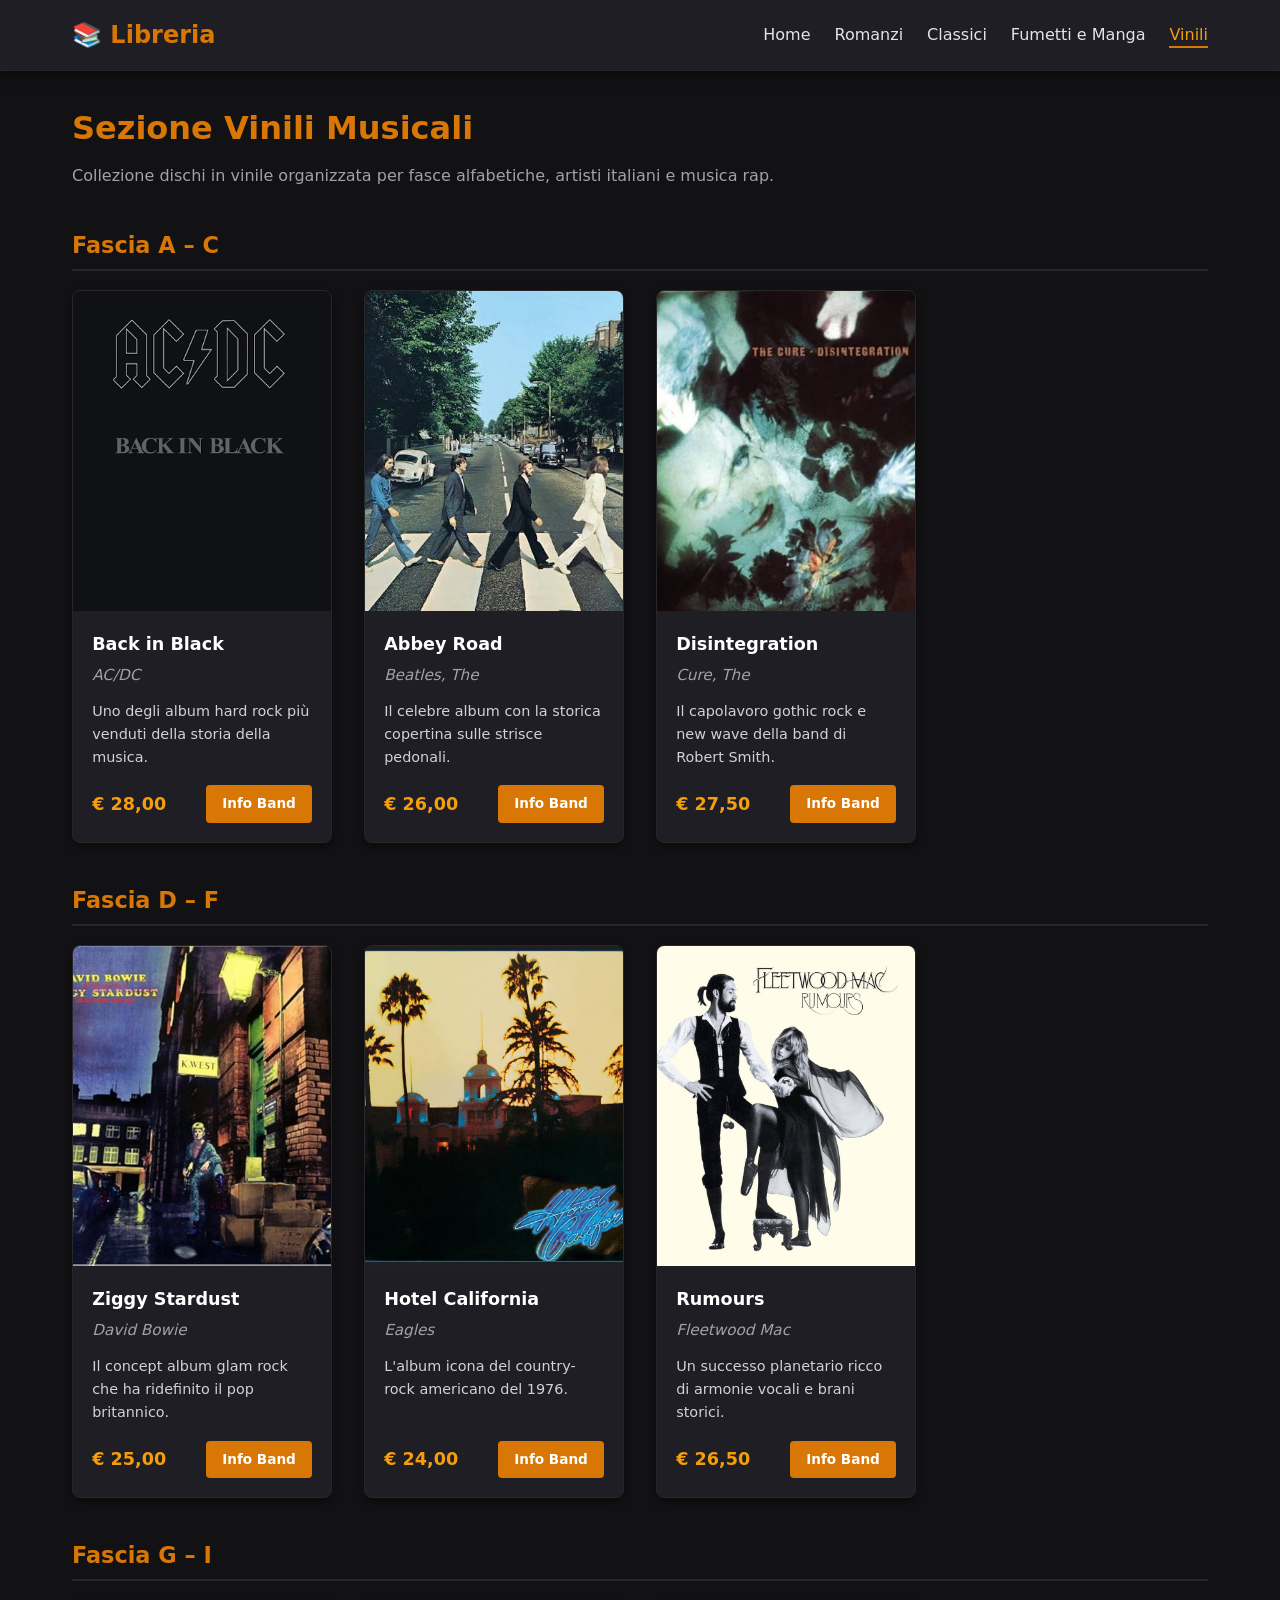
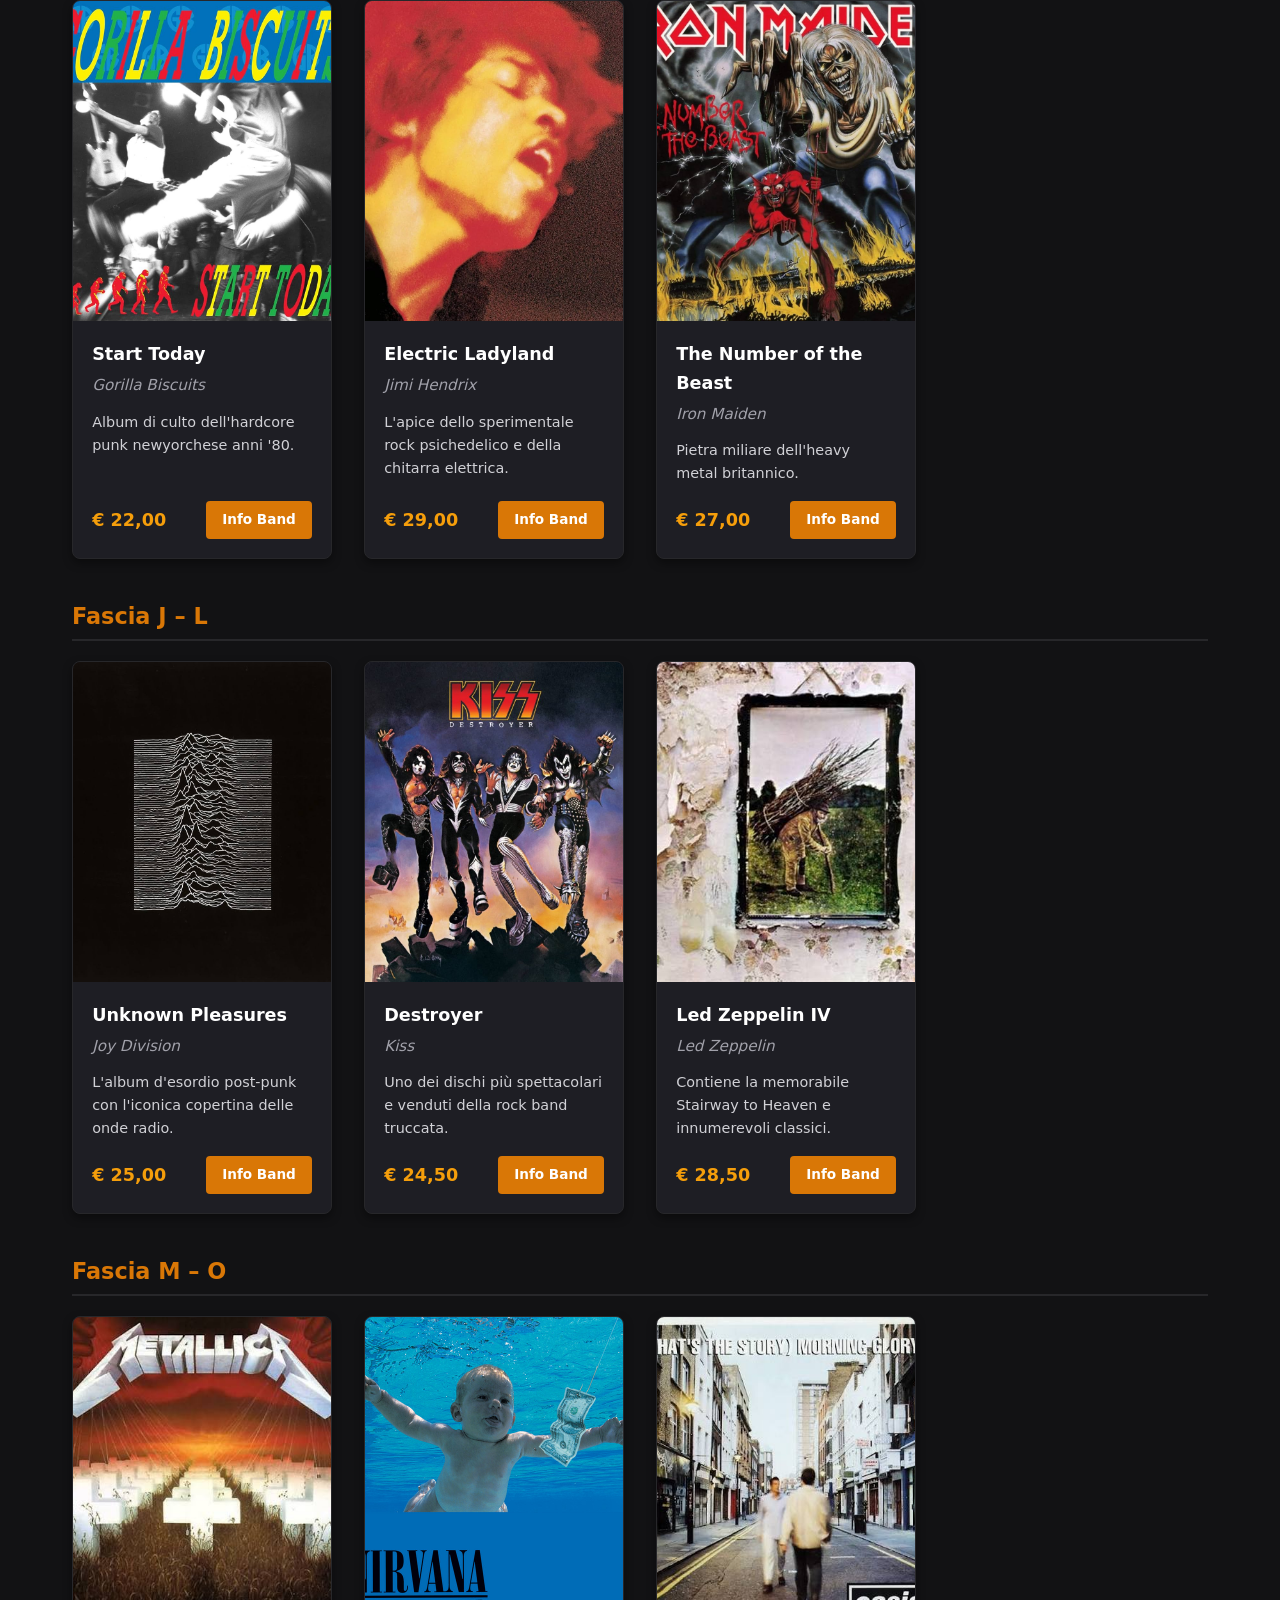
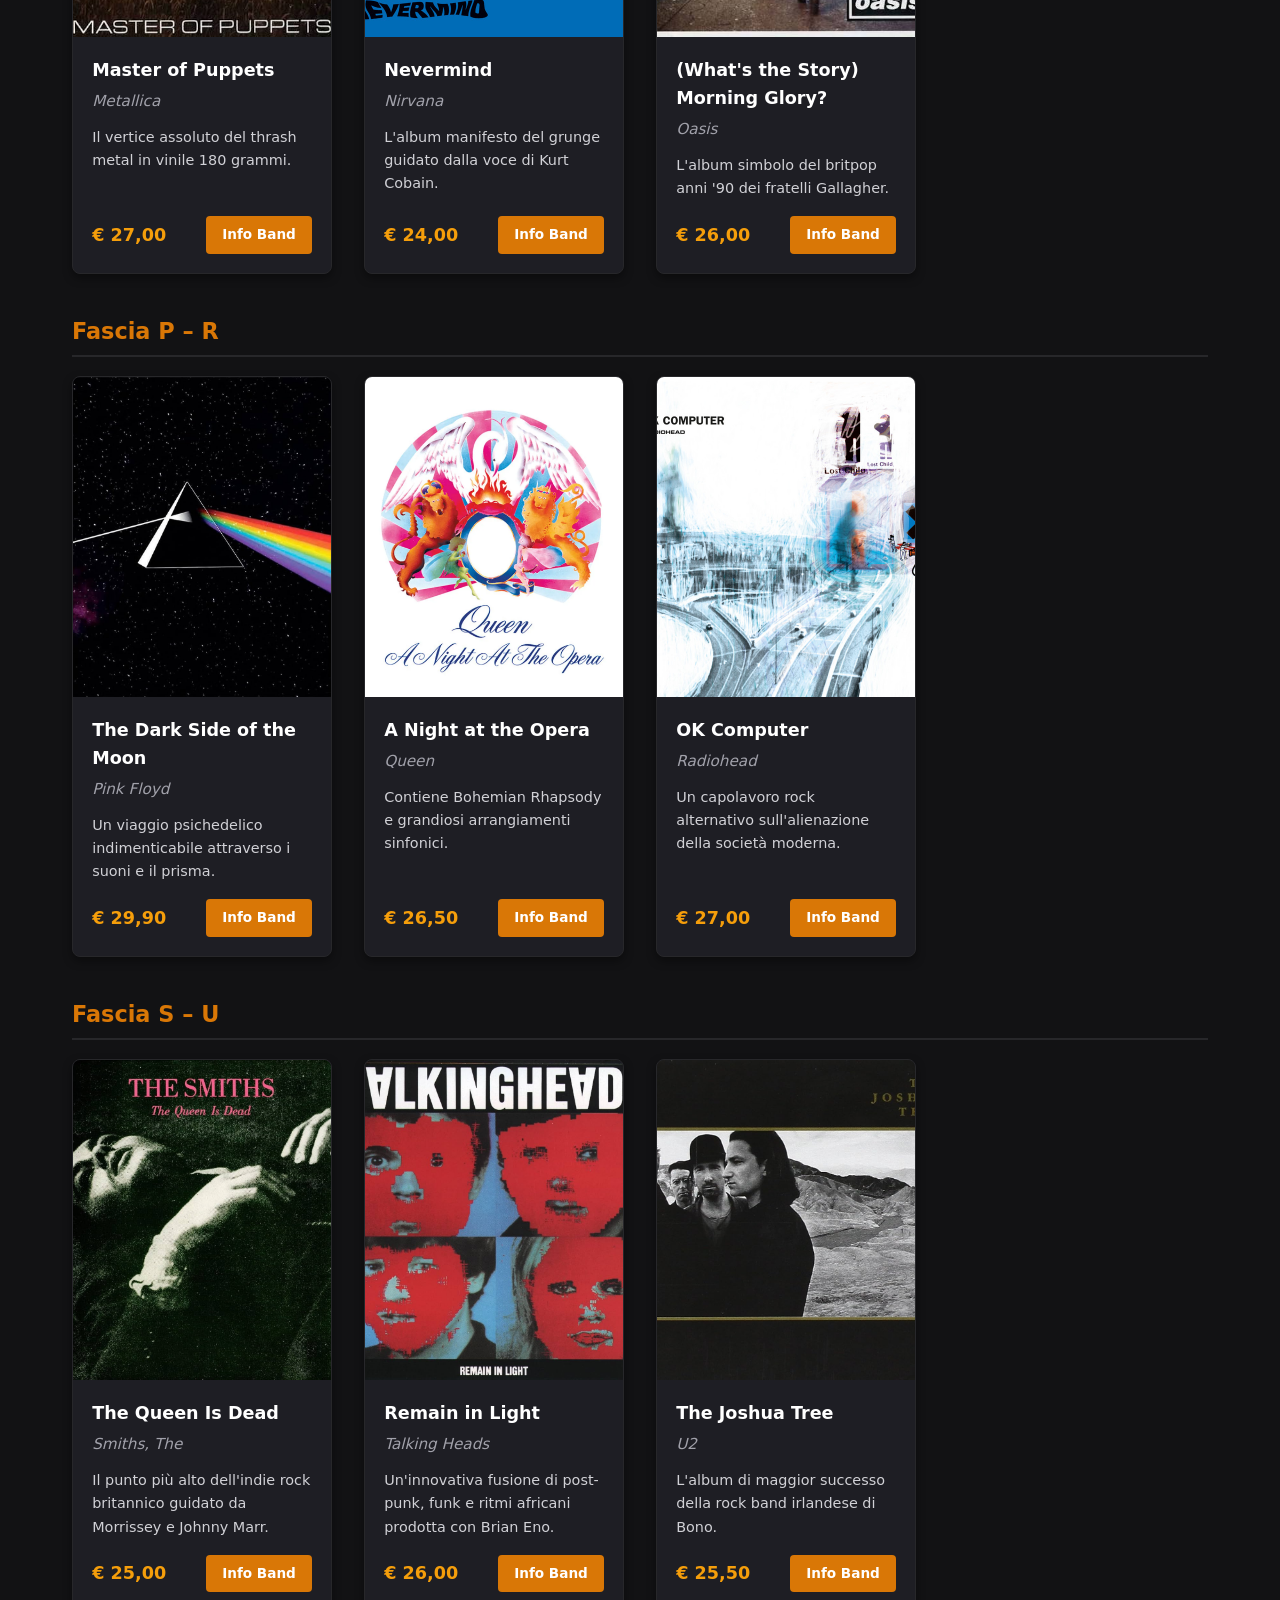
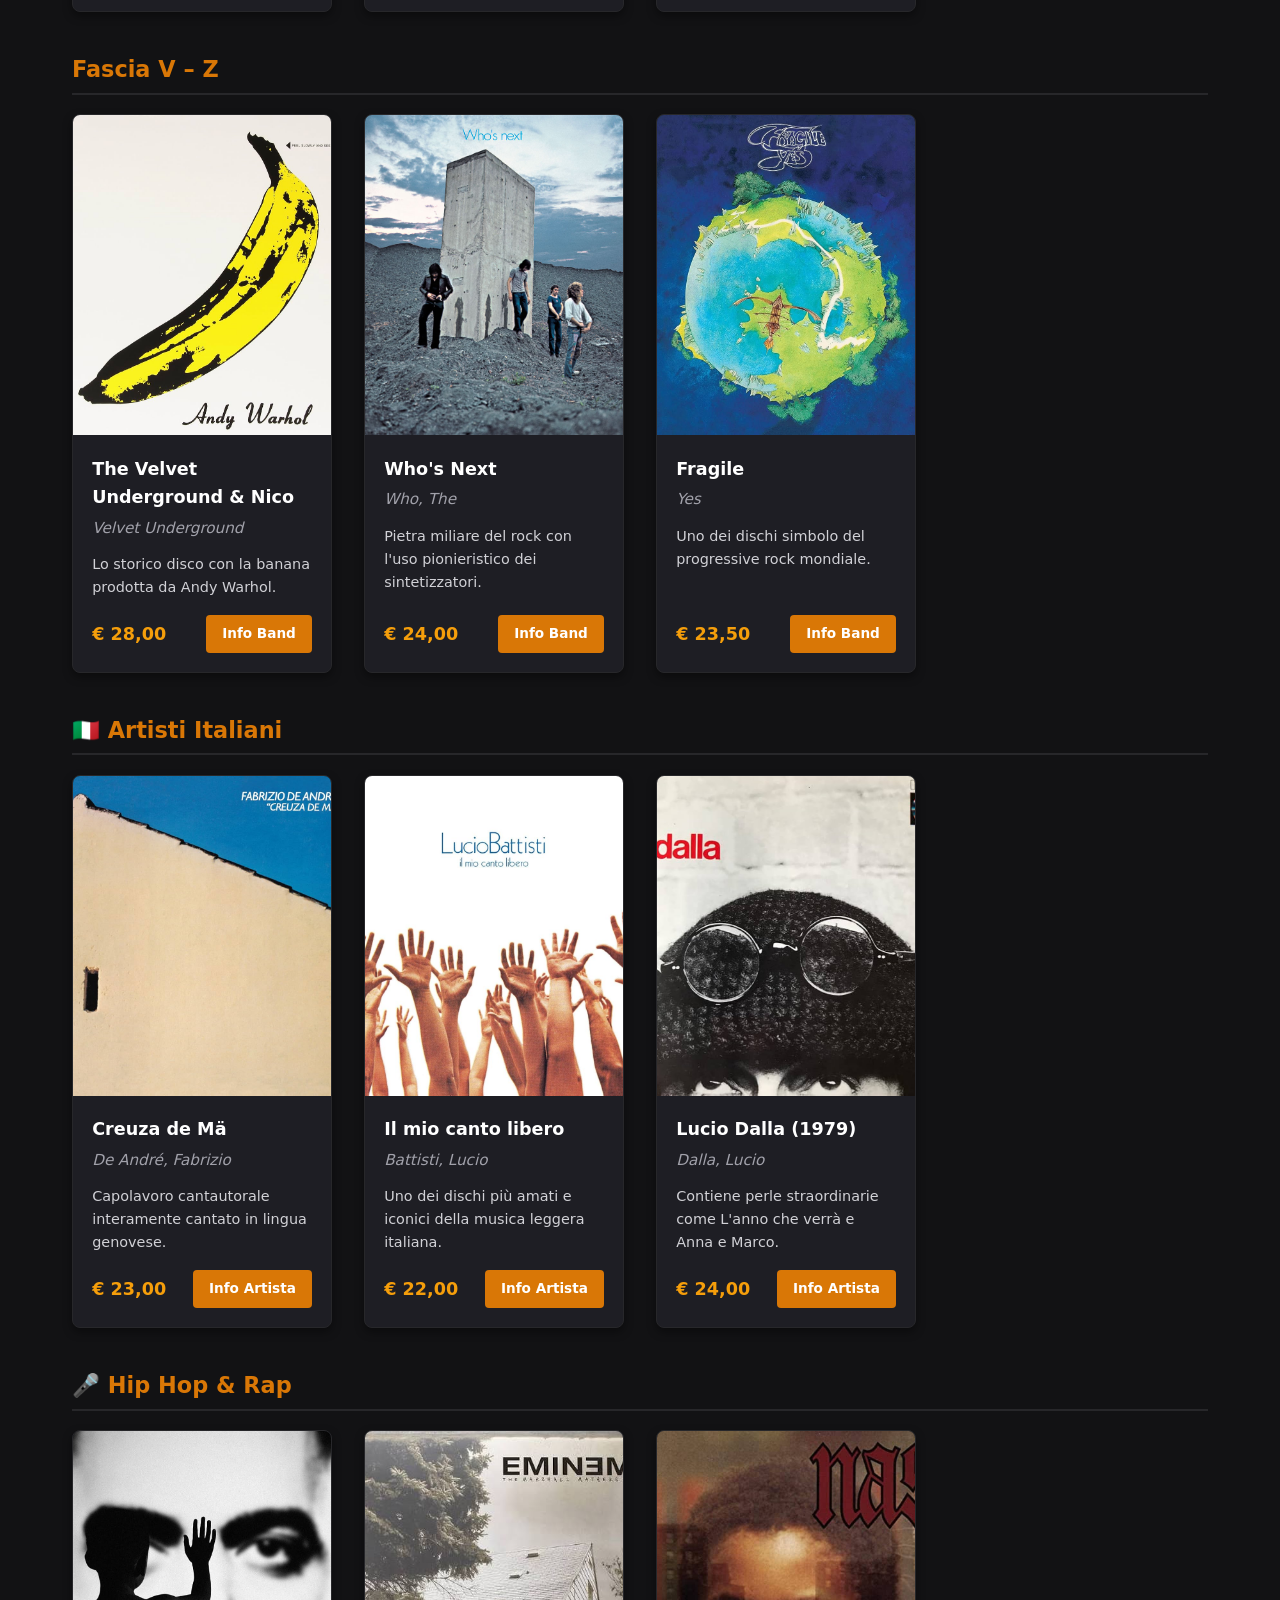
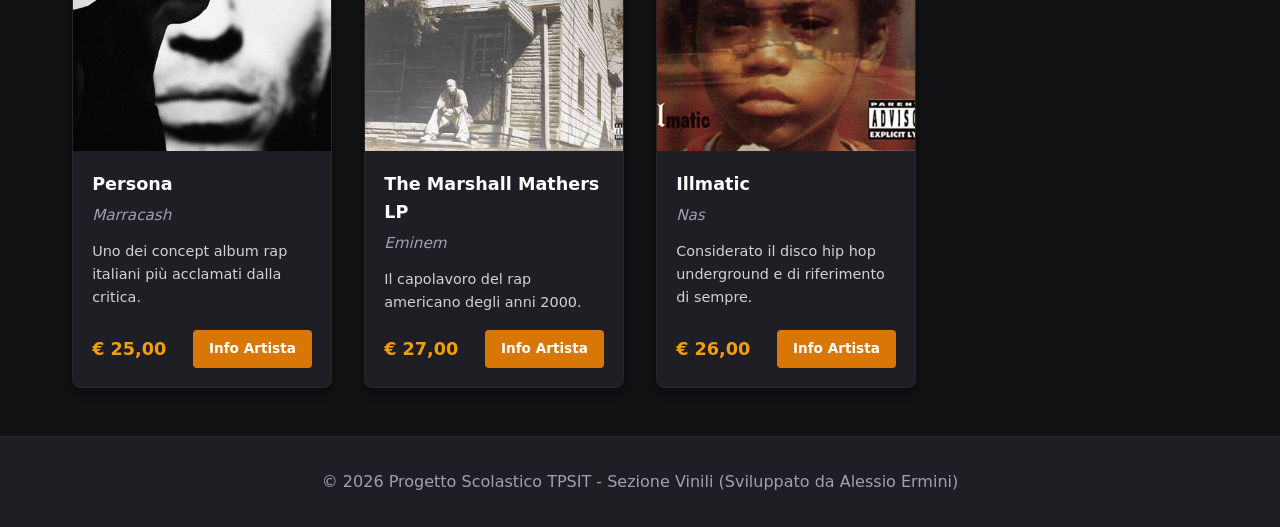
<file: vinili.html>
<!DOCTYPE html>
<html lang="it">
<head>
    <meta charset="UTF-8">
    <meta name="viewport" content="width=device-width, initial-scale=1.0">
    <title>Libreria - Vinili</title>
    <link rel="stylesheet" href="style.css">
</head>
<body>

    <header>
        <div class="nav-container">
            <a href="index.html" class="logo">📚 Libreria</a>
            <ul class="nav-links">
                <li><a href="index.html">Home</a></li>
                <li><a href="romanzi.html">Romanzi</a></li>
                <li><a href="classici.html">Classici</a></li>
                <li><a href="fumetti.html">Fumetti e Manga</a></li>
                <li><a href="vinili.html" class="active">Vinili</a></li>
            </ul>
        </div>
    </header>

    <main>
        <h1 class="section-title">Sezione Vinili Musicali</h1>
        <p class="section-subtitle">Collezione dischi in vinile organizzata per fasce alfabetiche, artisti italiani e musica rap.</p>

        <!-- GRUPPO A - C -->
        <h2 class="group-title">Fascia A – C</h2>
        <div class="catalog-grid">
            <div class="card">
                <img src="img/ac.png" alt="AC/DC - Back in Black" class="card-img">
                <div class="card-content">
                    <h2 class="card-title">Back in Black</h2>
                    <p class="card-author">AC/DC</p>
                    <p class="card-desc">Uno degli album hard rock più venduti della storia della musica.</p>
                    <div class="card-footer">
                        <span class="price">€ 28,00</span>
                        <a href="#dettagli" class="btn-detail">Info Band</a>
                    </div>
                </div>
            </div>

            <div class="card">
                <img src="img/beatles.jpg" alt="The Beatles - Abbey Road" class="card-img">
                <div class="card-content">
                    <h2 class="card-title">Abbey Road</h2>
                    <p class="card-author">Beatles, The</p>
                    <p class="card-desc">Il celebre album con la storica copertina sulle strisce pedonali.</p>
                    <div class="card-footer">
                        <span class="price">€ 26,00</span>
                        <a href="#dettagli" class="btn-detail">Info Band</a>
                    </div>
                </div>
            </div>

            <div class="card">
                <img src="img/cure.jpg" alt="The Cure - Disintegration" class="card-img">
                <div class="card-content">
                    <h2 class="card-title">Disintegration</h2>
                    <p class="card-author">Cure, The</p>
                    <p class="card-desc">Il capolavoro gothic rock e new wave della band di Robert Smith.</p>
                    <div class="card-footer">
                        <span class="price">€ 27,50</span>
                        <a href="#dettagli" class="btn-detail">Info Band</a>
                    </div>
                </div>
            </div>
        </div>

        <!-- GRUPPO D - F -->
        <h2 class="group-title">Fascia D – F</h2>
        <div class="catalog-grid">
            <div class="card">
                <img src="img/david.jpg" alt="David Bowie - Ziggy Stardust" class="card-img">
                <div class="card-content">
                    <h2 class="card-title">Ziggy Stardust</h2>
                    <p class="card-author">David Bowie</p>
                    <p class="card-desc">Il concept album glam rock che ha ridefinito il pop britannico.</p>
                    <div class="card-footer">
                        <span class="price">€ 25,00</span>
                        <a href="#dettagli" class="btn-detail">Info Band</a>
                    </div>
                </div>
            </div>

            <div class="card">
                <img src="img/hotel.jpg" alt="Eagles - Hotel California" class="card-img">
                <div class="card-content">
                    <h2 class="card-title">Hotel California</h2>
                    <p class="card-author">Eagles</p>
                    <p class="card-desc">L'album icona del country-rock americano del 1976.</p>
                    <div class="card-footer">
                        <span class="price">€ 24,00</span>
                        <a href="#dettagli" class="btn-detail">Info Band</a>
                    </div>
                </div>
            </div>

            <div class="card">
                <img src="img/roumors.jpg" alt="Fleetwood Mac - Rumours" class="card-img">
                <div class="card-content">
                    <h2 class="card-title">Rumours</h2>
                    <p class="card-author">Fleetwood Mac</p>
                    <p class="card-desc">Un successo planetario ricco di armonie vocali e brani storici.</p>
                    <div class="card-footer">
                        <span class="price">€ 26,50</span>
                        <a href="#dettagli" class="btn-detail">Info Band</a>
                    </div>
                </div>
            </div>
        </div>

        <!-- GRUPPO G - I -->
        <h2 class="group-title">Fascia G – I</h2>
        <div class="catalog-grid">
            <div class="card">
                <img src="img/gorilla.jpg" alt="Gorilla Biscuits - Start Today" class="card-img">
                <div class="card-content">
                    <h2 class="card-title">Start Today</h2>
                    <p class="card-author">Gorilla Biscuits</p>
                    <p class="card-desc">Album di culto dell'hardcore punk newyorchese anni '80.</p>
                    <div class="card-footer">
                        <span class="price">€ 22,00</span>
                        <a href="#dettagli" class="btn-detail">Info Band</a>
                    </div>
                </div>
            </div>

            <div class="card">
                <img src="img/hendrix.jpg" alt="Jimi Hendrix - Electric Ladyland" class="card-img">
                <div class="card-content">
                    <h2 class="card-title">Electric Ladyland</h2>
                    <p class="card-author">Jimi Hendrix</p>
                    <p class="card-desc">L'apice dello sperimentale rock psichedelico e della chitarra elettrica.</p>
                    <div class="card-footer">
                        <span class="price">€ 29,00</span>
                        <a href="#dettagli" class="btn-detail">Info Band</a>
                    </div>
                </div>
            </div>

            <div class="card">
                <img src="img/iron.jpg" alt="Iron Maiden - The Number of the Beast" class="card-img">
                <div class="card-content">
                    <h2 class="card-title">The Number of the Beast</h2>
                    <p class="card-author">Iron Maiden</p>
                    <p class="card-desc">Pietra miliare dell'heavy metal britannico.</p>
                    <div class="card-footer">
                        <span class="price">€ 27,00</span>
                        <a href="#dettagli" class="btn-detail">Info Band</a>
                    </div>
                </div>
            </div>
        </div>

        <!-- GRUPPO J - L -->
        <h2 class="group-title">Fascia J – L</h2>
        <div class="catalog-grid">
            <div class="card">
                <img src="img/unknown.jpg" alt="Unknown Pleasures" class="card-img">
                <div class="card-content">
                    <h2 class="card-title">Unknown Pleasures</h2>
                    <p class="card-author">Joy Division</p>
                    <p class="card-desc">L'album d'esordio post-punk con l'iconica copertina delle onde radio.</p>
                    <div class="card-footer">
                        <span class="price">€ 25,00</span>
                        <a href="#dettagli" class="btn-detail">Info Band</a>
                    </div>
                </div>
            </div>

            <div class="card">
                <img src="img/kiss.jpg" alt="Kiss - Destroyer" class="card-img">
                <div class="card-content">
                    <h2 class="card-title">Destroyer</h2>
                    <p class="card-author">Kiss</p>
                    <p class="card-desc">Uno dei dischi più spettacolari e venduti della rock band truccata.</p>
                    <div class="card-footer">
                        <span class="price">€ 24,50</span>
                        <a href="#dettagli" class="btn-detail">Info Band</a>
                    </div>
                </div>
            </div>

            <div class="card">
                <img src="img/led.jpg" alt="Led Zeppelin IV" class="card-img">
                <div class="card-content">
                    <h2 class="card-title">Led Zeppelin IV</h2>
                    <p class="card-author">Led Zeppelin</p>
                    <p class="card-desc">Contiene la memorabile Stairway to Heaven e innumerevoli classici.</p>
                    <div class="card-footer">
                        <span class="price">€ 28,50</span>
                        <a href="#dettagli" class="btn-detail">Info Band</a>
                    </div>
                </div>
            </div>
        </div>

        <!-- GRUPPO M - O -->
        <h2 class="group-title">Fascia M – O</h2>
        <div class="catalog-grid">
            <div class="card">
                <img src="img/metallica.jpg" alt="Metallica - Master of Puppets" class="card-img">
                <div class="card-content">
                    <h2 class="card-title">Master of Puppets</h2>
                    <p class="card-author">Metallica</p>
                    <p class="card-desc">Il vertice assoluto del thrash metal in vinile 180 grammi.</p>
                    <div class="card-footer">
                        <span class="price">€ 27,00</span>
                        <a href="#dettagli" class="btn-detail">Info Band</a>
                    </div>
                </div>
            </div>

            <div class="card">
                <img src="img/nevermind.jpg" alt="Nirvana - Nevermind" class="card-img">
                <div class="card-content">
                    <h2 class="card-title">Nevermind</h2>
                    <p class="card-author">Nirvana</p>
                    <p class="card-desc">L'album manifesto del grunge guidato dalla voce di Kurt Cobain.</p>
                    <div class="card-footer">
                        <span class="price">€ 24,00</span>
                        <a href="#dettagli" class="btn-detail">Info Band</a>
                    </div>
                </div>
            </div>

            <div class="card">
                <img src="img/oasis.jpg" alt="Oasis - Morning Glory" class="card-img">
                <div class="card-content">
                    <h2 class="card-title">(What's the Story) Morning Glory?</h2>
                    <p class="card-author">Oasis</p>
                    <p class="card-desc">L'album simbolo del britpop anni '90 dei fratelli Gallagher.</p>
                    <div class="card-footer">
                        <span class="price">€ 26,00</span>
                        <a href="#dettagli" class="btn-detail">Info Band</a>
                    </div>
                </div>
            </div>
        </div>

        <!-- GRUPPO P - R -->
        <h2 class="group-title">Fascia P – R</h2>
        <div class="catalog-grid">
            <div class="card">
                <img src="img/darkside.jpg" alt="The Dark Side of the Moon" class="card-img">
                <div class="card-content">
                    <h2 class="card-title">The Dark Side of the Moon</h2>
                    <p class="card-author">Pink Floyd</p>
                    <p class="card-desc">Un viaggio psichedelico indimenticabile attraverso i suoni e il prisma.</p>
                    <div class="card-footer">
                        <span class="price">€ 29,90</span>
                        <a href="#dettagli" class="btn-detail">Info Band</a>
                    </div>
                </div>
            </div>

            <div class="card">
                <img src="img/queen.webp" alt="Queen - A Night at the Opera" class="card-img">
                <div class="card-content">
                    <h2 class="card-title">A Night at the Opera</h2>
                    <p class="card-author">Queen</p>
                    <p class="card-desc">Contiene Bohemian Rhapsody e grandiosi arrangiamenti sinfonici.</p>
                    <div class="card-footer">
                        <span class="price">€ 26,50</span>
                        <a href="#dettagli" class="btn-detail">Info Band</a>
                    </div>
                </div>
            </div>

            <div class="card">
                <img src="img/radio.jpg" alt="Radiohead - OK Computer" class="card-img">
                <div class="card-content">
                    <h2 class="card-title">OK Computer</h2>
                    <p class="card-author">Radiohead</p>
                    <p class="card-desc">Un capolavoro rock alternativo sull'alienazione della società moderna.</p>
                    <div class="card-footer">
                        <span class="price">€ 27,00</span>
                        <a href="#dettagli" class="btn-detail">Info Band</a>
                    </div>
                </div>
            </div>
        </div>

        <!-- GRUPPO S - U -->
        <h2 class="group-title">Fascia S – U</h2>
        <div class="catalog-grid">
            <div class="card">
                <img src="img/smiths.jpg" alt="The Queen Is Dead" class="card-img">
                <div class="card-content">
                    <h2 class="card-title">The Queen Is Dead</h2>
                    <p class="card-author">Smiths, The</p>
                    <p class="card-desc">Il punto più alto dell'indie rock britannico guidato da Morrissey e Johnny Marr.</p>
                    <div class="card-footer">
                        <span class="price">€ 25,00</span>
                        <a href="#dettagli" class="btn-detail">Info Band</a>
                    </div>
                </div>
            </div>

            <div class="card">
                <img src="img/talking.jpg" alt="Remain in Light" class="card-img">
                <div class="card-content">
                    <h2 class="card-title">Remain in Light</h2>
                    <p class="card-author">Talking Heads</p>
                    <p class="card-desc">Un'innovativa fusione di post-punk, funk e ritmi africani prodotta con Brian Eno.</p>
                    <div class="card-footer">
                        <span class="price">€ 26,00</span>
                        <a href="#dettagli" class="btn-detail">Info Band</a>
                    </div>
                </div>
            </div>

            <div class="card">
                <img src="img/joshua.jpg" alt="The Joshua Tree" class="card-img">
                <div class="card-content">
                    <h2 class="card-title">The Joshua Tree</h2>
                    <p class="card-author">U2</p>
                    <p class="card-desc">L'album di maggior successo della rock band irlandese di Bono.</p>
                    <div class="card-footer">
                        <span class="price">€ 25,50</span>
                        <a href="#dettagli" class="btn-detail">Info Band</a>
                    </div>
                </div>
            </div>
        </div>

        <!-- GRUPPO V - Z -->
        <h2 class="group-title">Fascia V – Z</h2>
        <div class="catalog-grid">
            <div class="card">
                <img src="img/velvet.jpg" alt="The Velvet Underground & Nico" class="card-img">
                <div class="card-content">
                    <h2 class="card-title">The Velvet Underground & Nico</h2>
                    <p class="card-author">Velvet Underground</p>
                    <p class="card-desc">Lo storico disco con la banana prodotta da Andy Warhol.</p>
                    <div class="card-footer">
                        <span class="price">€ 28,00</span>
                        <a href="#dettagli" class="btn-detail">Info Band</a>
                    </div>
                </div>
            </div>

            <div class="card">
                <img src="img/whos.jpg" alt="Who's Next" class="card-img">
                <div class="card-content">
                    <h2 class="card-title">Who's Next</h2>
                    <p class="card-author">Who, The</p>
                    <p class="card-desc">Pietra miliare del rock con l'uso pionieristico dei sintetizzatori.</p>
                    <div class="card-footer">
                        <span class="price">€ 24,00</span>
                        <a href="#dettagli" class="btn-detail">Info Band</a>
                    </div>
                </div>
            </div>

            <div class="card">
                <img src="img/fragile.jpg" alt="Fragile" class="card-img">
                <div class="card-content">
                    <h2 class="card-title">Fragile</h2>
                    <p class="card-author">Yes</p>
                    <p class="card-desc">Uno dei dischi simbolo del progressive rock mondiale.</p>
                    <div class="card-footer">
                        <span class="price">€ 23,50</span>
                        <a href="#dettagli" class="btn-detail">Info Band</a>
                    </div>
                </div>
            </div>
        </div>

        <!-- ARTISTI ITALIANI -->
        <h2 class="group-title">🇮🇹 Artisti Italiani</h2>
        <div class="catalog-grid">
            <div class="card">
                <img src="img/fabrizio.jpg" alt="Fabrizio De André" class="card-img">
                <div class="card-content">
                    <h2 class="card-title">Creuza de Mä</h2>
                    <p class="card-author">De André, Fabrizio</p>
                    <p class="card-desc">Capolavoro cantautorale interamente cantato in lingua genovese.</p>
                    <div class="card-footer">
                        <span class="price">€ 23,00</span>
                        <a href="#dettagli" class="btn-detail">Info Artista</a>
                    </div>
                </div>
            </div>

            <div class="card">
                <img src="img/lucio.jpg" alt="Lucio Battisti" class="card-img">
                <div class="card-content">
                    <h2 class="card-title">Il mio canto libero</h2>
                    <p class="card-author">Battisti, Lucio</p>
                    <p class="card-desc">Uno dei dischi più amati e iconici della musica leggera italiana.</p>
                    <div class="card-footer">
                        <span class="price">€ 22,00</span>
                        <a href="#dettagli" class="btn-detail">Info Artista</a>
                    </div>
                </div>
            </div>

            <div class="card">
                <img src="img/dalla.jpg" alt="Lucio Dalla" class="card-img">
                <div class="card-content">
                    <h2 class="card-title">Lucio Dalla (1979)</h2>
                    <p class="card-author">Dalla, Lucio</p>
                    <p class="card-desc">Contiene perle straordinarie come L'anno che verrà e Anna e Marco.</p>
                    <div class="card-footer">
                        <span class="price">€ 24,00</span>
                        <a href="#dettagli" class="btn-detail">Info Artista</a>
                    </div>
                </div>
            </div>
        </div>

        <!-- MUSICA RAP -->
        <h2 class="group-title">🎤 Hip Hop & Rap</h2>
        <div class="catalog-grid">
            <div class="card">
                <img src="img/marra.jpg" alt="Marracash" class="card-img">
                <div class="card-content">
                    <h2 class="card-title">Persona</h2>
                    <p class="card-author">Marracash</p>
                    <p class="card-desc">Uno dei concept album rap italiani più acclamati dalla critica.</p>
                    <div class="card-footer">
                        <span class="price">€ 25,00</span>
                        <a href="#dettagli" class="btn-detail">Info Artista</a>
                    </div>
                </div>
            </div>

            <div class="card">
                <img src="img/eminem.jpg" alt="Eminem" class="card-img">
                <div class="card-content">
                    <h2 class="card-title">The Marshall Mathers LP</h2>
                    <p class="card-author">Eminem</p>
                    <p class="card-desc">Il capolavoro del rap americano degli anni 2000.</p>
                    <div class="card-footer">
                        <span class="price">€ 27,00</span>
                        <a href="#dettagli" class="btn-detail">Info Artista</a>
                    </div>
                </div>
            </div>

            <div class="card">
                <img src="img/nas.jpg" alt="Nas" class="card-img">
                <div class="card-content">
                    <h2 class="card-title">Illmatic</h2>
                    <p class="card-author">Nas</p>
                    <p class="card-desc">Considerato il disco hip hop underground e di riferimento di sempre.</p>
                    <div class="card-footer">
                        <span class="price">€ 26,00</span>
                        <a href="#dettagli" class="btn-detail">Info Artista</a>
                    </div>
                </div>
            </div>
        </div>
    </main>

    <footer>
        <p>&copy; 2026 Progetto Scolastico TPSIT - Sezione Vinili (Sviluppato da Alessio Ermini)</p>
    </footer>

</body>
</html>
</file>
<file: style.css>
/* ==========================================
   STILI GENERALI - DARK MODE E-COMMERCE
   ========================================== */
:root {
    --bg-color: #121214;         /* Sfondo scuro profondo */
    --card-bg: #1e1e24;        /* Sfondo card e navbar leggermente più chiaro */
    --text-color: #e4e4e7;      /* Testo chiaro ad alto contrasto */
    --accent-color: #d97706;    /* Ambra / Bronzo caldo per le evidenziazioni */
    --accent-hover: #f59e0b;    /* Hover brillante per i pulsanti */
    --gray-light: #27272a;    /* Bordi e divisori scuri */
    --gray-text: #a1a1aa;     /* Testo secondario opaco */
    --font-main: 'system-ui', -apple-system, sans-serif;
}

* {
    margin: 0;
    padding: 0;
    box-sizing: border-box;
}

body {
    font-family: var(--font-main);
    background-color: var(--bg-color);
    color: var(--text-color);
    line-height: 1.6;
}

/* --- NAVBAR --- */
header {
    background-color: var(--card-bg);
    box-shadow: 0 4px 12px rgba(0, 0, 0, 0.5);
    position: sticky;
    top: 0;
    z-index: 100;
    border-bottom: 1px solid var(--gray-light);
}

.nav-container {
    max-width: 1200px;
    margin: 0 auto;
    display: flex;
    justify-content: space-between;
    align-items: center;
    padding: 1rem 2rem;
}

.logo {
    font-size: 1.5rem;
    font-weight: bold;
    color: var(--accent-color);
    text-decoration: none;
}

.nav-links {
    list-style: none;
    display: flex;
    gap: 1.5rem;
}

.nav-links a {
    text-decoration: none;
    color: var(--text-color);
    font-weight: 500;
    transition: color 0.3s;
}

.nav-links a:hover, .nav-links a.active {
    color: var(--accent-hover);
    border-bottom: 2px solid var(--accent-color);
    padding-bottom: 2px;
}

/* --- CONTENUTO PRINCIPALE --- */
main {
    max-width: 1200px;
    margin: 2rem auto;
    padding: 0 2rem;
}

h1.section-title {
    font-size: 2rem;
    margin-bottom: 0.5rem;
    color: var(--accent-color);
}

p.section-subtitle {
    color: var(--gray-text);
    margin-bottom: 2rem;
}

/* --- SEZIONI INTERNE ED ETICHETTE --- */
.group-title {
    font-size: 1.4rem;
    color: var(--accent-color);
    border-bottom: 2px solid var(--gray-light);
    padding-bottom: 0.3rem;
    margin: 2.5rem 0 1.2rem 0;
}

/* --- GRIGLIA DEL CATALOGO --- */
.catalog-grid {
    display: grid;
    grid-template-columns: repeat(auto-fill, minmax(250px, 1fr));
    gap: 2rem;
}

/* --- CARD PRODOTTO --- */
.card {
    background-color: var(--card-bg);
    border-radius: 8px;
    overflow: hidden;
    box-shadow: 0 4px 10px rgba(0, 0, 0, 0.4);
    display: flex;
    flex-direction: column;
    transition: transform 0.3s, box-shadow 0.3s, border-color 0.3s;
    border: 1px solid var(--gray-light);
}

.card:hover {
    transform: translateY(-5px);
    box-shadow: 0 10px 20px rgba(217, 119, 6, 0.15);
    border-color: var(--accent-color);
}

.card-img {
    width: 100%;
    height: 320px;
    object-fit: cover;
    background-color: #0d0d0e;
}

.card-content {
    padding: 1.2rem;
    display: flex;
    flex-direction: column;
    flex-grow: 1;
}

.card-title {
    font-size: 1.1rem;
    font-weight: bold;
    margin-bottom: 0.3rem;
    color: #ffffff;
}

.card-author {
    font-size: 0.95rem;
    color: var(--gray-text);
    margin-bottom: 0.8rem;
    font-style: italic;
}

.card-desc {
    font-size: 0.9rem;
    color: #d1d1d6;
    margin-bottom: 1rem;
    flex-grow: 1;
}

.card-footer {
    display: flex;
    justify-content: space-between;
    align-items: center;
    margin-top: auto;
}

.price {
    font-weight: bold;
    color: var(--accent-hover);
    font-size: 1.1rem;
}

.btn-detail {
    background-color: var(--accent-color);
    color: #ffffff;
    padding: 0.5rem 1rem;
    border-radius: 4px;
    text-decoration: none;
    font-size: 0.85rem;
    font-weight: 600;
    transition: background-color 0.3s;
}

.btn-detail:hover {
    background-color: var(--accent-hover);
}

/* --- HERO BANNER & CATEGORY CARDS (HOME) --- */
.hero {
    background: linear-gradient(135deg, #1e1e24, #2d1a04);
    color: white;
    padding: 3rem 2rem;
    border-radius: 12px;
    text-align: center;
    margin-bottom: 3rem;
    box-shadow: 0 4px 15px rgba(0, 0, 0, 0.6);
    border: 1px solid var(--gray-light);
}

.hero h1 {
    font-size: 2.5rem;
    margin-bottom: 1rem;
    color: var(--accent-hover);
}

.hero p {
    font-size: 1.1rem;
    max-width: 700px;
    margin: 0 auto 1.5rem auto;
    color: #e4e4e7;
}

.home-categories {
    display: grid;
    grid-template-columns: repeat(auto-fit, minmax(220px, 1fr));
    gap: 1.5rem;
}

.category-card {
    background: var(--card-bg);
    padding: 2rem 1.5rem;
    border-radius: 8px;
    text-align: center;
    box-shadow: 0 4px 8px rgba(0,0,0,0.4);
    text-decoration: none;
    color: var(--text-color);
    transition: transform 0.3s, border-color 0.3s;
    border: 1px solid var(--gray-light);
}

.category-card:hover {
    transform: translateY(-5px);
    border-color: var(--accent-color);
}

.category-card h3 {
    color: var(--accent-hover);
    font-size: 1.3rem;
    margin-bottom: 0.5rem;
}

.category-card p {
    font-size: 0.9rem;
    color: var(--gray-text);
}

/* --- FOOTER --- */
footer {
    text-align: center;
    padding: 2rem;
    background-color: var(--card-bg);
    color: var(--gray-text);
    margin-top: 3rem;
    border-top: 1px solid var(--gray-light);
}
</file>
